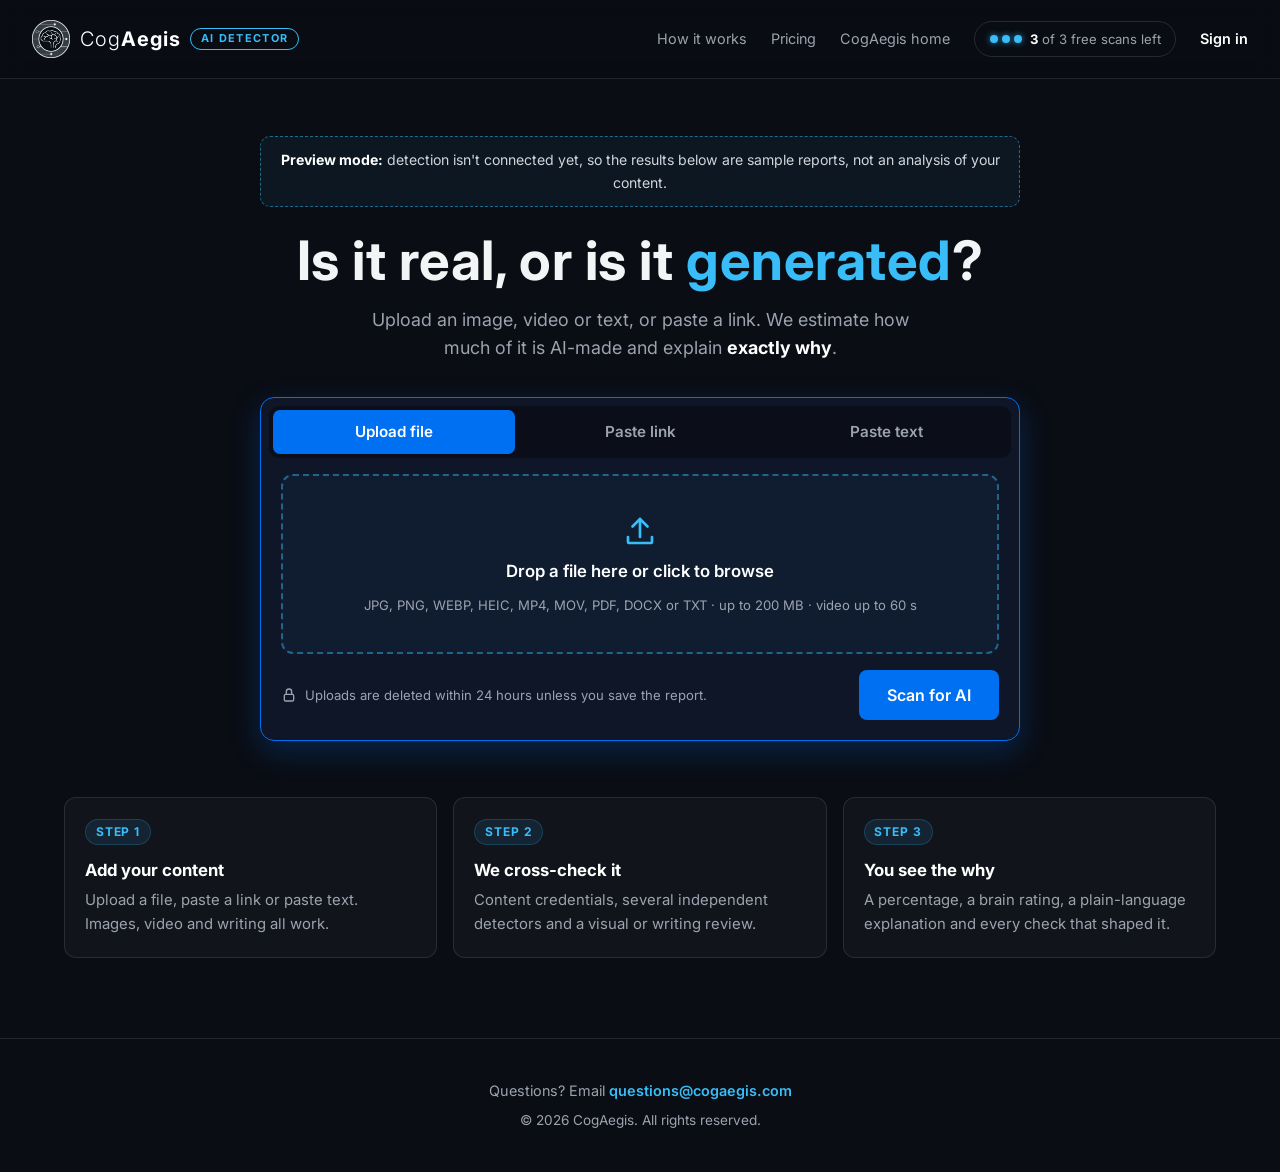
<file: ai-detector/index.html>
<!DOCTYPE html>
<html lang="en-CA">
<head>
  <meta charset="UTF-8">
  <meta name="viewport" content="width=device-width, initial-scale=1.0">
  <title>AI Detector | CogAegis</title>
  <meta name="description" content="Check how much of an image, video or piece of writing is AI-generated. Upload a file or paste a link and get a percentage, a brain rating and a plain-language explanation.">
  <meta name="theme-color" content="#0a0d14">
  <meta property="og:type" content="website">
  <meta property="og:site_name" content="CogAegis">
  <meta property="og:title" content="CogAegis AI Detector">
  <meta property="og:description" content="Is it real, or is it generated? Get a percentage, a brain rating and the reasons why.">
  <link rel="icon" type="image/png" href="images/logo1.png">
  <link rel="apple-touch-icon" href="images/logo1.png">
  <link rel="preconnect" href="https://fonts.googleapis.com">
  <link rel="preconnect" href="https://fonts.gstatic.com" crossorigin>
  <link href="https://fonts.googleapis.com/css2?family=Inter:wght@300;400;600;700&display=swap" rel="stylesheet">
  <link rel="stylesheet" href="css/detector.css">
</head>
<body>

  <header>
    <a href="./" class="logo">
      <img src="images/logo1.png" alt="" class="header-logo-img">
      <span class="logo-text"><span class="logo-cog">Cog</span><span class="logo-aegis">Aegis</span></span>
      <span class="product-tag">AI Detector</span>
    </a>
    <nav aria-label="Main">
      <a href="#how">How it works</a>
      <a href="pricing.html">Pricing</a>
      <a href="https://cogaegis.com/">CogAegis home</a>
      <span class="scan-counter" id="scanCounter" aria-live="polite">
        <span class="scan-dots" aria-hidden="true"><span></span><span></span><span></span></span>
        <span id="scanCounterText"><strong>3</strong> of 3 free scans left</span>
      </span>
      <a href="#" class="nav-strong">Sign in</a>
    </nav>
  </header>

  <main class="detector-main">
    <div class="container">

      <p class="demo-banner" id="demoBanner" hidden>
        <strong class="key-phrase">Preview mode:</strong> detection isn't connected yet, so the results below are sample reports, not an analysis of your content.
      </p>

      <section class="detector-hero">
        <h1>Is it real, or is it <span class="accent">generated</span>?</h1>
        <p>Upload an image, video or text, or paste a link. We estimate how much of it is AI-made and explain <strong class="key-phrase">exactly why</strong>.</p>
      </section>

      <section class="scan-card" aria-label="Scan content">
        <div class="tabs" role="tablist" aria-label="Input type">
          <button class="tab" role="tab" id="tab-upload" aria-controls="panel-upload" aria-selected="true" data-mode="upload">Upload file</button>
          <button class="tab" role="tab" id="tab-link" aria-controls="panel-link" aria-selected="false" data-mode="link" tabindex="-1">Paste link</button>
          <button class="tab" role="tab" id="tab-text" aria-controls="panel-text" aria-selected="false" data-mode="text" tabindex="-1">Paste text</button>
        </div>

        <div class="tab-panel" role="tabpanel" id="panel-upload" aria-labelledby="tab-upload">
          <label class="dropzone" id="dropzone">
            <svg viewBox="0 0 24 24" fill="none" stroke="currentColor" stroke-width="1.8" stroke-linecap="round" stroke-linejoin="round" aria-hidden="true"><path d="M12 16V4"/><path d="M7 9l5-5 5 5"/><path d="M4 16v3a1 1 0 0 0 1 1h14a1 1 0 0 0 1-1v-3"/></svg>
            <span class="dropzone-title" id="dropTitle">Drop a file here or click to browse</span>
            <span class="dropzone-hint">JPG, PNG, WEBP, HEIC, MP4, MOV, PDF, DOCX or TXT · up to 200 MB · video up to 60 s</span>
            <input type="file" id="fileInput" accept="image/*,video/*,.pdf,.doc,.docx,.txt">
          </label>
        </div>

        <div class="tab-panel" role="tabpanel" id="panel-link" aria-labelledby="tab-link" hidden>
          <label class="field-label" for="linkInput">Link to an image, video, post or article</label>
          <input class="field" type="url" id="linkInput" placeholder="https://">
          <p class="field-note">Works with most news sites and public posts. Some platforms block automatic fetching; if so, upload the file instead.</p>
        </div>

        <div class="tab-panel" role="tabpanel" id="panel-text" aria-labelledby="tab-text" hidden>
          <label class="field-label" for="textInput">Paste text</label>
          <textarea class="field" id="textInput" rows="7" placeholder="Paste at least 150 words for a reliable result…"></textarea>
          <p class="field-note" id="wordNote">Minimum 150 words. Longer text gives a more reliable result.</p>
        </div>

        <p class="form-error" id="formError" role="alert"></p>

        <div class="scan-actions">
          <span class="privacy-note">
            <svg viewBox="0 0 24 24" fill="none" stroke="currentColor" stroke-width="2" stroke-linecap="round" stroke-linejoin="round" aria-hidden="true"><rect x="5" y="11" width="14" height="10" rx="2"/><path d="M8 11V7a4 4 0 0 1 8 0v4"/></svg>
            Uploads are deleted within 24 hours unless you save the report.
          </span>
          <button class="btn btn-primary btn-lg" id="scanBtn" type="button">Scan for AI</button>
        </div>
      </section>

      <section class="scanning" id="scanning" aria-live="polite" hidden>
        <svg class="spinner" viewBox="0 0 40 40" fill="none" aria-hidden="true"><circle cx="20" cy="20" r="16" stroke="rgba(255,255,255,0.12)" stroke-width="4"/><path d="M20 4 A16 16 0 0 1 36 20" stroke="#38bdf8" stroke-width="4" stroke-linecap="round"/></svg>
        <div>
          <div class="scanning-title">Analyzing…</div>
          <div class="scanning-steps">Checking content credentials · Running detectors · Writing the analysis</div>
        </div>
      </section>

      <section class="result" id="result" aria-label="Result" hidden>
        <div class="score-card">
          <div class="eyebrow">AI-generated likelihood</div>
          <div class="brain-slot" id="brainSlot"></div>
          <div class="score-pct" id="scorePct">0%</div>
          <div class="stage-pill" id="stagePill"></div>
          <div class="scale" aria-hidden="true">
            <div class="scale-bar"><span></span><span></span><span></span><span></span><span></span></div>
            <div class="scale-track"><span class="scale-marker" id="scaleMarker"></span></div>
            <div class="scale-labels"><span>Certified Organic</span><span>AI Slop</span></div>
          </div>
          <p class="caveat">This is an estimate, not proof. Use it alongside other evidence, never as the only reason to judge someone.</p>
        </div>

        <div class="analysis-card">
          <div class="source-row">
            <div>
              <div class="source-meta" id="sourceMeta"></div>
              <div class="source-name" id="sourceName"></div>
            </div>
            <span class="engine-tag" id="engineTag">Engine v[VERSION] · updated [DATE]</span>
          </div>
          <h2 id="whyHeading">Why we rated it</h2>
          <p class="analysis-summary" id="summary"></p>
          <h3 class="eyebrow">Evidence checked</h3>
          <ul class="evidence" id="evidence"></ul>
          <div class="result-actions">
            <button class="btn btn-primary" id="againBtn" type="button">Scan something else</button>
            <button class="btn btn-ghost" id="saveBtn" type="button">Save report</button>
            <button class="btn btn-ghost" id="reportBtn" type="button">Report a wrong result</button>
          </div>
          <p class="toast" id="toast" aria-live="polite"></p>
        </div>
      </section>

      <section class="how-grid" id="how" aria-label="How it works">
        <div class="how-card">
          <span class="step-number">Step 1</span>
          <h4>Add your content</h4>
          <p>Upload a file, paste a link or paste text. Images, video and writing all work.</p>
        </div>
        <div class="how-card">
          <span class="step-number">Step 2</span>
          <h4>We cross-check it</h4>
          <p>Content credentials, several independent detectors and a visual or writing review.</p>
        </div>
        <div class="how-card">
          <span class="step-number">Step 3</span>
          <h4>You see the why</h4>
          <p>A percentage, a brain rating, a plain-language explanation and every check that shaped it.</p>
        </div>
      </section>

    </div>
  </main>

  <dialog class="cg-dialog" id="paywall" aria-labelledby="paywallTitle">
    <button type="button" class="dialog-close" id="paywallClose" aria-label="Close">&times;</button>
    <div class="dialog-head">
      <div class="brain-slot" id="paywallBrain"></div>
      <div>
        <h2 id="paywallTitle">You've used your 3 free scans</h2>
        <p>Subscribe to keep checking what's real, with full written analysis on every scan.</p>
      </div>
    </div>
    <div class="dialog-plans">
      <div class="plan featured">
        <div class="plan-head"><span class="eyebrow">Pro</span><span class="plan-badge">Most popular</span></div>
        <div class="plan-price">[PRICE] <small>/ month</small></div>
        <ul><li>[N] scans per month</li><li>Images, video and text</li><li>Saved reports and history</li></ul>
      </div>
      <div class="plan">
        <div class="plan-head"><span class="eyebrow">Team</span></div>
        <div class="plan-price">[PRICE] <small>/ seat / month</small></div>
        <ul><li>Shared workspace</li><li>Bulk checks and API</li><li>Usage reports</li></ul>
      </div>
    </div>
    <div class="dialog-actions">
      <a class="btn btn-primary btn-lg" id="subscribeBtn" href="#">Subscribe to Pro</a>
      <button class="btn btn-ghost btn-lg" type="button" id="laterBtn">Maybe later</button>
      <a href="pricing.html">Compare plans</a>
    </div>
  </dialog>

  <footer>
    <p>Questions? Email <a href="mailto:questions@cogaegis.com">questions@cogaegis.com</a></p>
    <p>&copy; 2026 CogAegis. All rights reserved.</p>
  </footer>

  <script src="js/brain.js"></script>
  <script src="js/detector.js"></script>
</body>
</html>
</file>
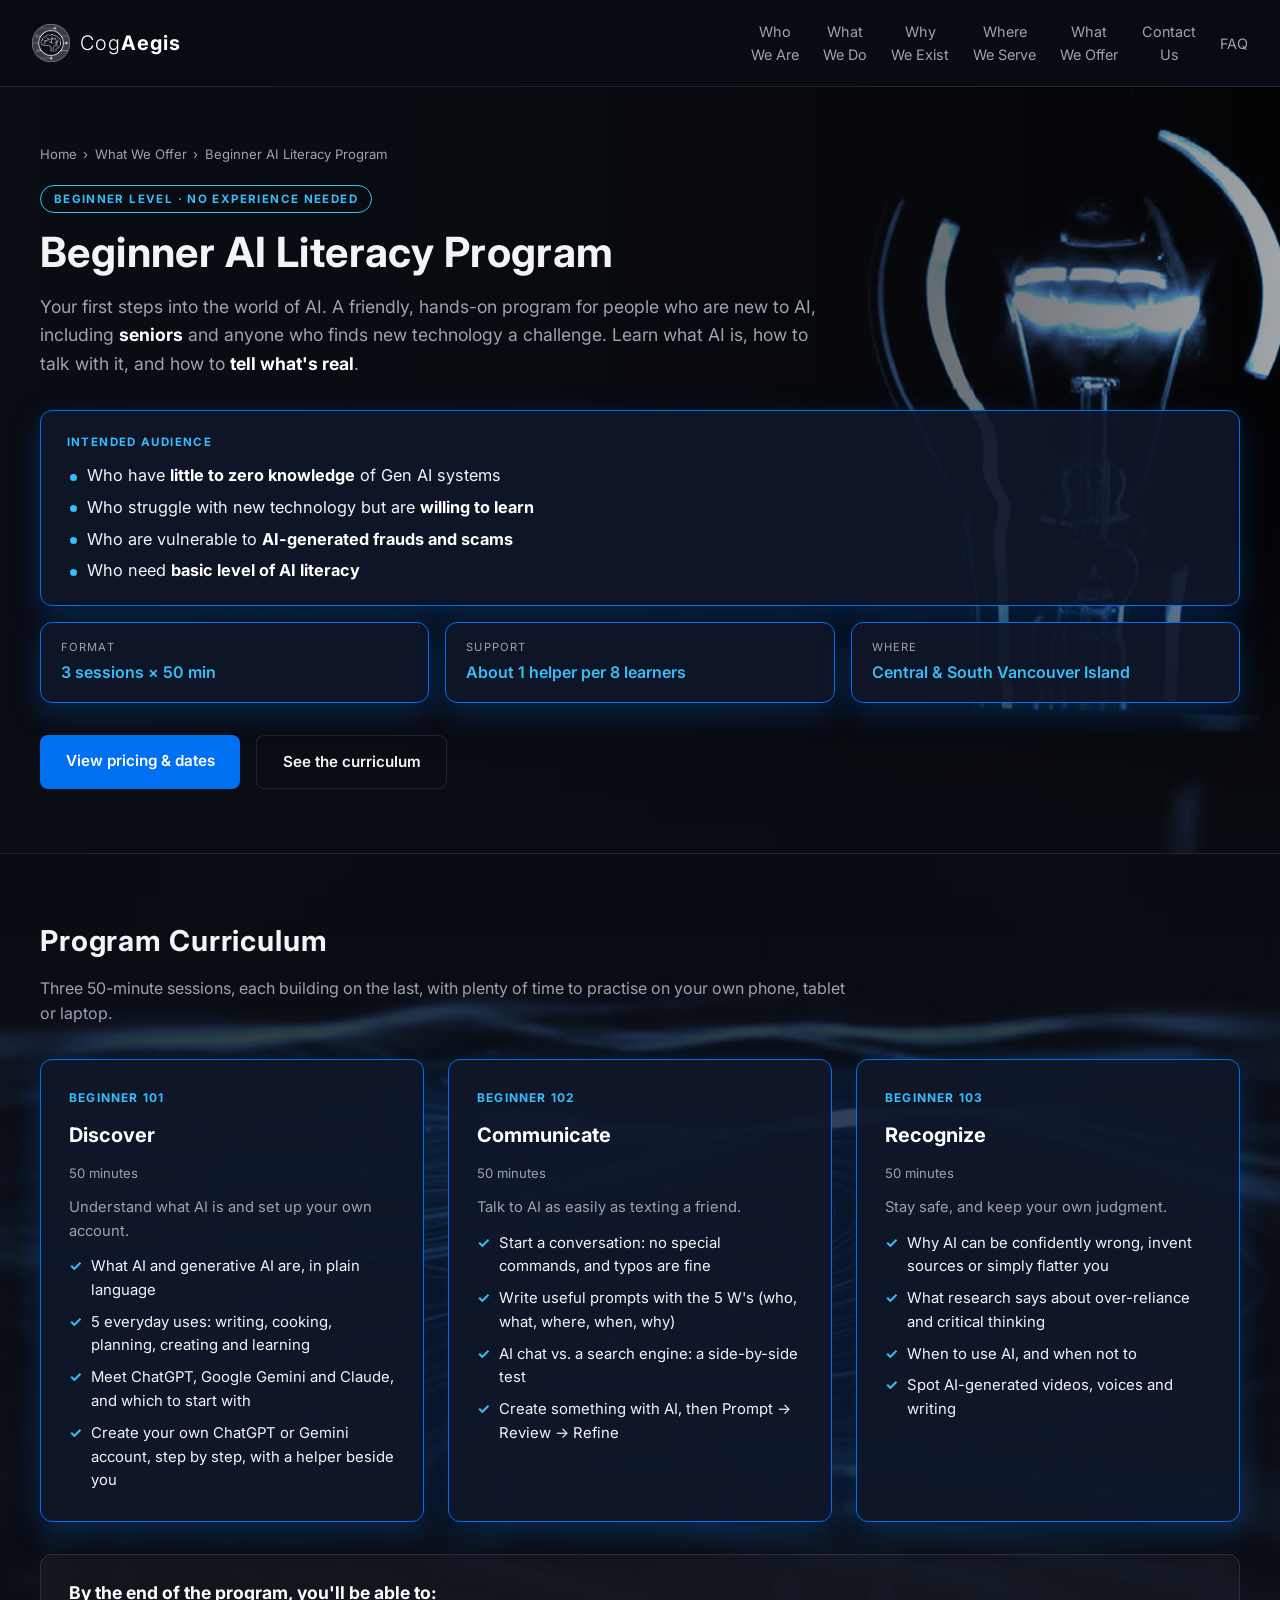
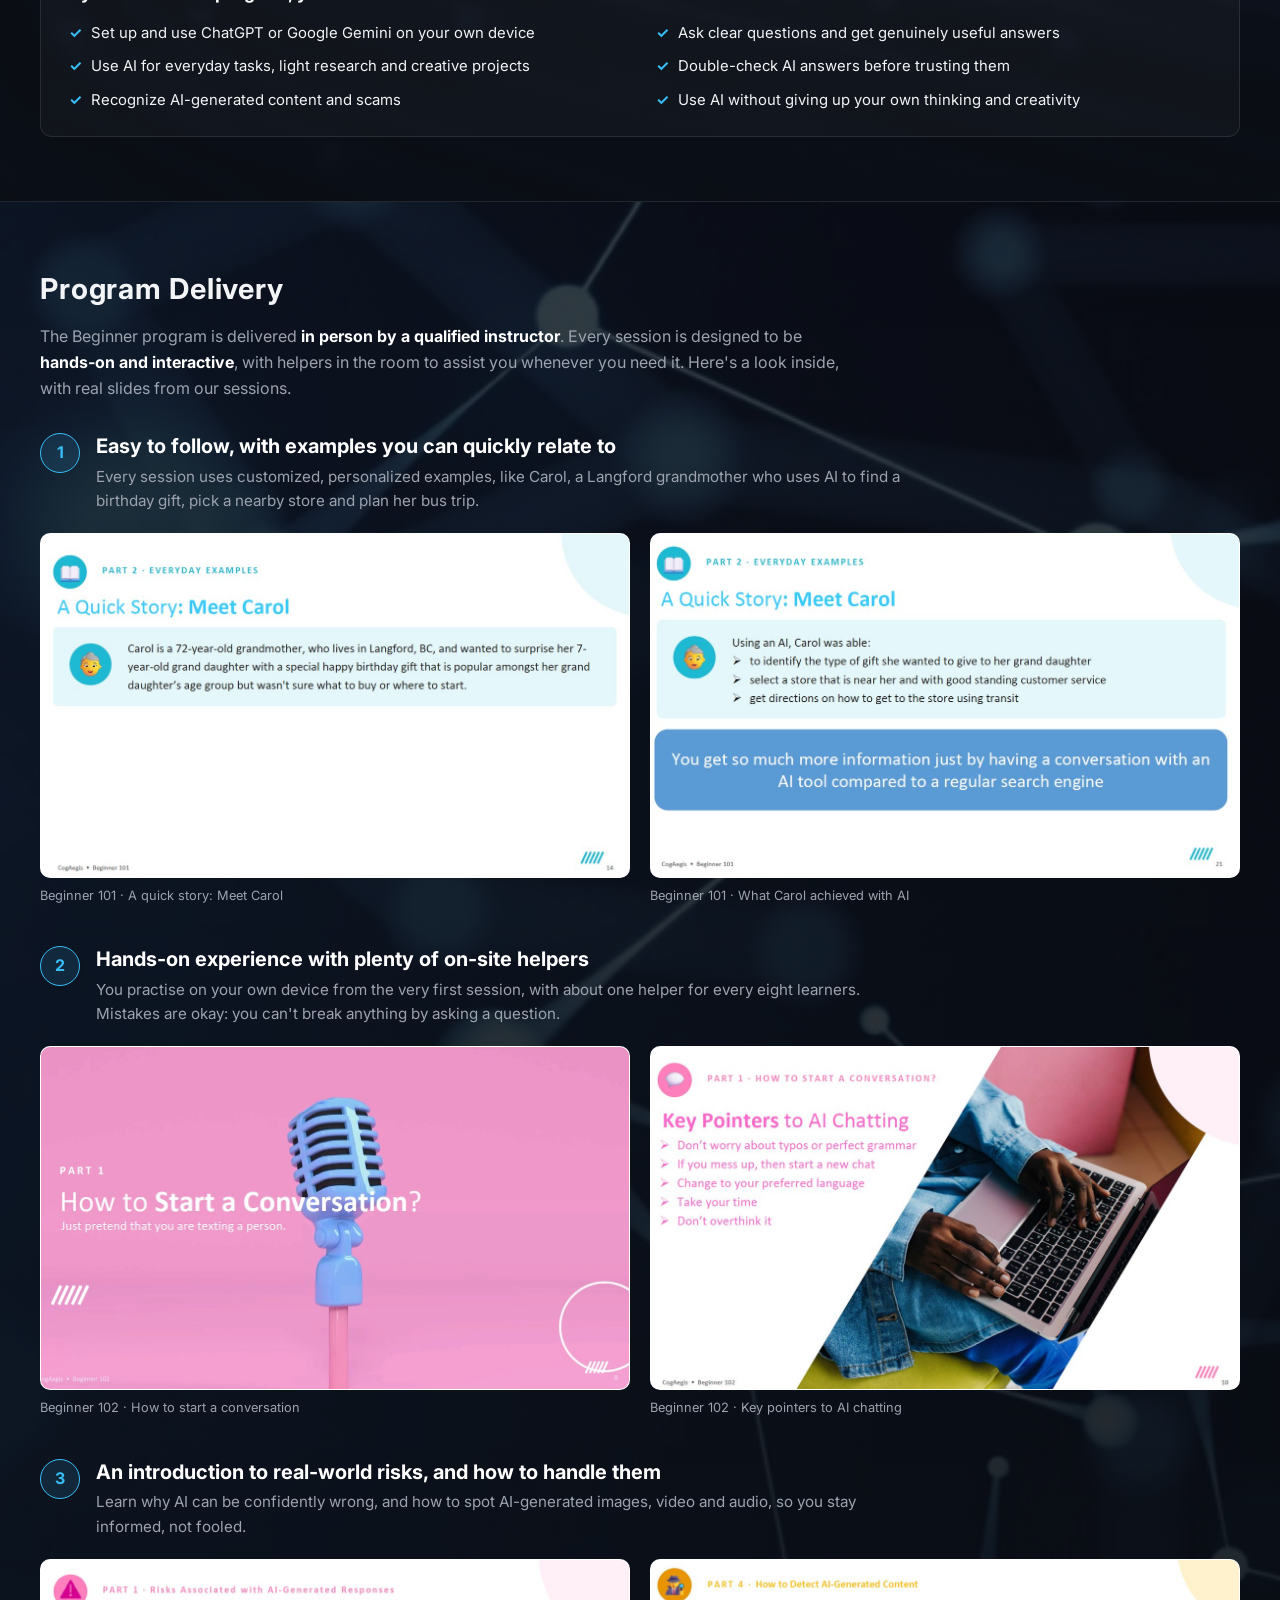
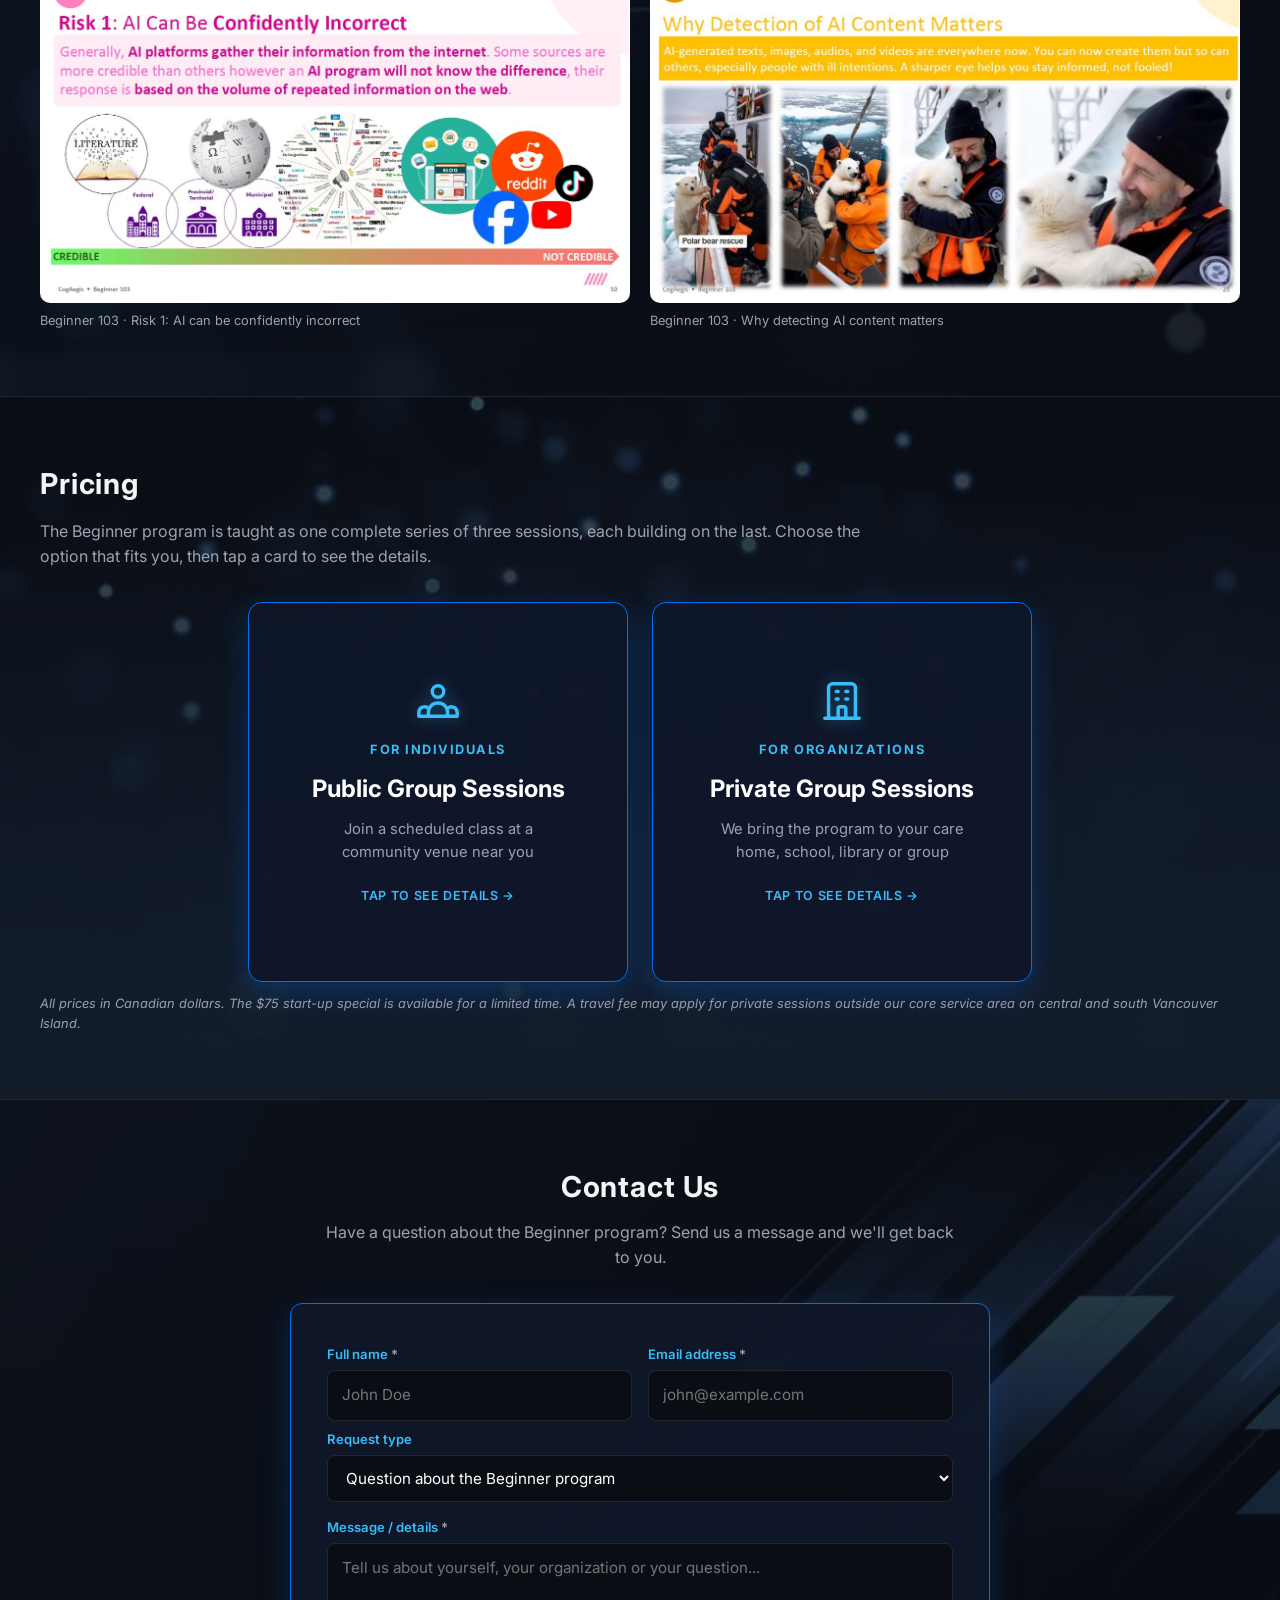
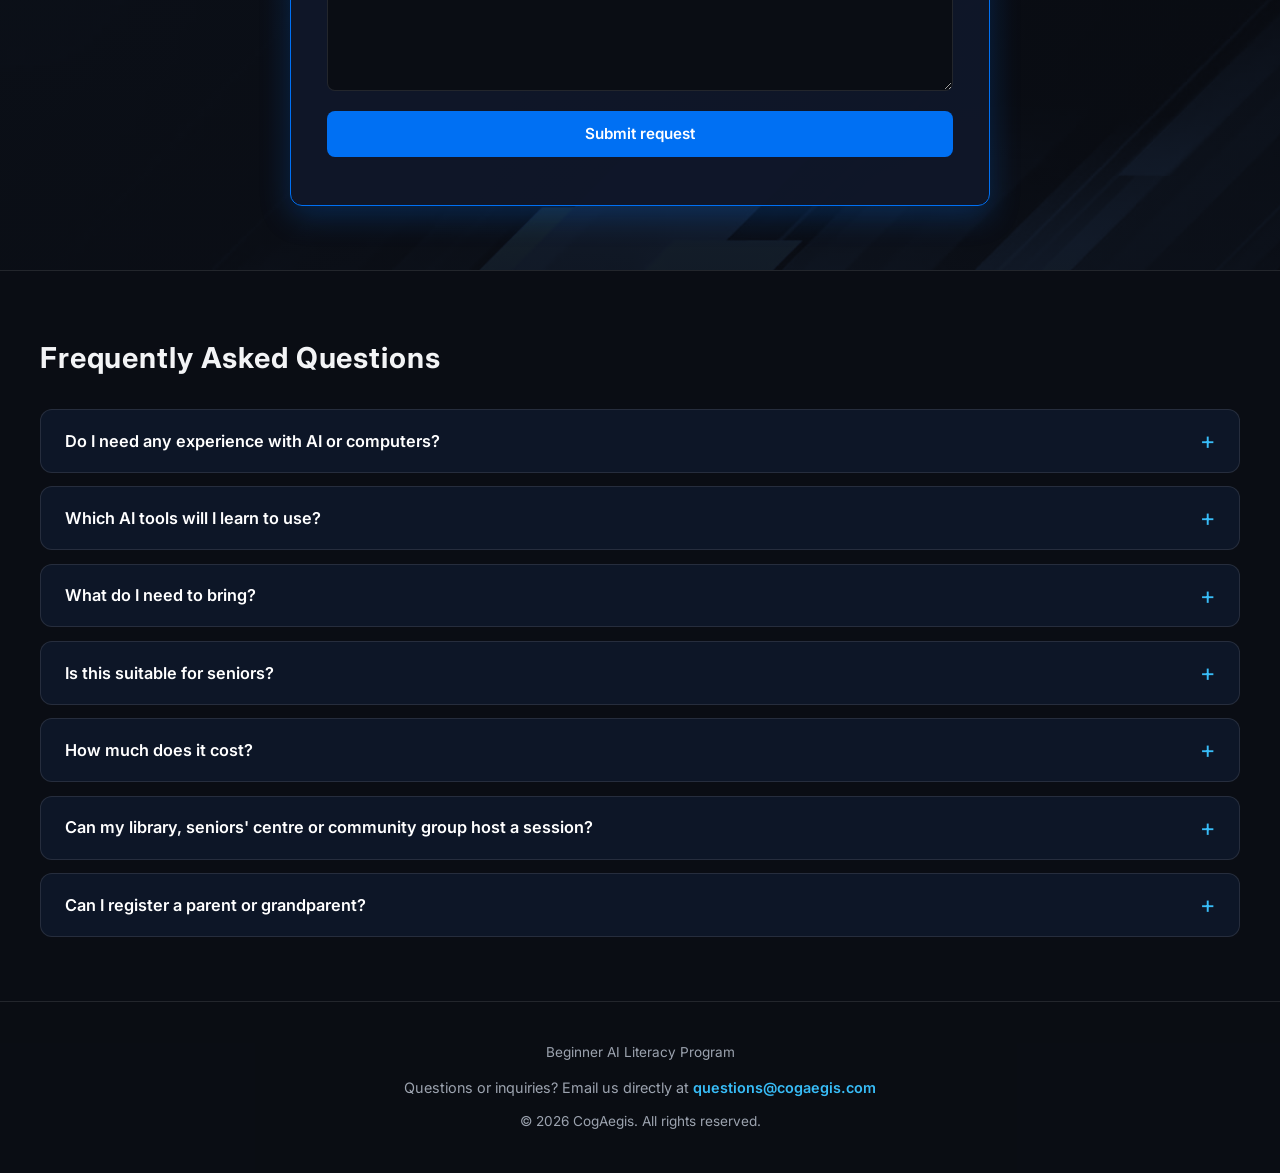
<file: ai-training-beginners.html>
<!DOCTYPE html>
<html lang="en-CA">
<head>
  <meta charset="UTF-8">
  <meta name="viewport" content="width=device-width, initial-scale=1.0">
  <title>Beginner AI Classes on Vancouver Island | CogAegis</title>
  <meta name="description" content="Hands-on beginner AI classes in Victoria, Nanaimo, Duncan and Parksville. Learn ChatGPT and Gemini, write prompts and spot AI scams. Beginner 101 is free.">
  <meta name="robots" content="index, follow, max-image-preview:large">
  <link rel="canonical" href="https://cogaegis.com/ai-training-beginners.html">
  <meta name="theme-color" content="#0a0d14">
  <link rel="icon" type="image/png" href="images/logo1.png">
  <link rel="apple-touch-icon" href="images/logo1.png">
  <meta property="og:type" content="website">
  <meta property="og:site_name" content="CogAegis">
  <meta property="og:locale" content="en_CA">
  <meta property="og:url" content="https://cogaegis.com/ai-training-beginners.html">
  <meta property="og:title" content="Beginner AI Classes on Vancouver Island | CogAegis">
  <meta property="og:description" content="Hands-on beginner AI classes in Victoria, Nanaimo, Duncan and Parksville. Learn ChatGPT and Gemini, write prompts and spot AI scams. Beginner 101 is free.">
  <meta property="og:image" content="https://cogaegis.com/images/og-image.jpg">
  <meta name="twitter:card" content="summary_large_image">
  <link rel="preconnect" href="https://fonts.googleapis.com">
  <link rel="preconnect" href="https://fonts.gstatic.com" crossorigin>
  <link href="https://fonts.googleapis.com/css2?family=Inter:wght@300;400;600;700&display=swap" rel="stylesheet">
  <link rel="stylesheet" href="css/course-pages.css">
  <script type="application/ld+json">
{
  "@context": "https://schema.org",
  "@graph": [
    {
      "@type": "Course",
      "@id": "https://cogaegis.com/ai-training-beginners.html#course",
      "name": "Beginner AI Literacy Program",
      "description": "Hands-on beginner AI classes in Victoria, Nanaimo, Duncan and Parksville. Learn ChatGPT and Gemini, write prompts and spot AI scams. Beginner 101 is free.",
      "url": "https://cogaegis.com/ai-training-beginners.html",
      "provider": {
        "@type": "Organization",
        "@id": "https://cogaegis.com/#organization",
        "name": "CogAegis",
        "url": "https://cogaegis.com/"
      },
      "educationalLevel": "Beginner",
      "inLanguage": "en-CA",
      "teaches": [
        "What generative AI is",
        "How to use ChatGPT and Google Gemini",
        "How to write AI prompts",
        "How to detect AI-generated content",
        "How to avoid AI scams",
        "Using AI without losing critical thinking"
      ],
      "audience": {
        "@type": "EducationalAudience",
        "educationalRole": "Beginners, seniors and people new to technology"
      },
      "hasCourseInstance": {
        "@type": "CourseInstance",
        "courseMode": "Onsite",
        "location": {
          "@type": "Place",
          "name": "Central and south Vancouver Island",
          "address": {
            "@type": "PostalAddress",
            "addressRegion": "BC",
            "addressCountry": "CA"
          }
        },
        "courseWorkload": "PT2H30M"
      },
      "coursePrerequisites": "None",
      "offers": [
        {
          "@type": "Offer",
          "category": "Paid",
          "name": "Beginner AI Literacy Program: public group session, full 3-session series (start-up special)",
          "price": "75",
          "priceCurrency": "CAD"
        }
      ]
    },
    {
      "@type": "BreadcrumbList",
      "itemListElement": [
        {
          "@type": "ListItem",
          "position": 1,
          "name": "Home",
          "item": "https://cogaegis.com/"
        },
        {
          "@type": "ListItem",
          "position": 2,
          "name": "What We Offer",
          "item": "https://cogaegis.com/#offer"
        },
        {
          "@type": "ListItem",
          "position": 3,
          "name": "Beginner AI Literacy Program",
          "item": "https://cogaegis.com/ai-training-beginners.html"
        }
      ]
    },
    {
      "@type": "FAQPage",
      "mainEntity": [
        {
          "@type": "Question",
          "name": "Do I need any experience with AI or computers?",
          "acceptedAnswer": {
            "@type": "Answer",
            "text": "No. The Beginner program is designed for people with little or no experience. If you can use a smartphone, tablet or laptop, you can take part, and there is about one helper for every eight learners."
          }
        },
        {
          "@type": "Question",
          "name": "Which AI tools will I learn to use?",
          "acceptedAnswer": {
            "@type": "Answer",
            "text": "We introduce ChatGPT, Google Gemini and Claude, and help you create your own ChatGPT or Gemini account in Beginner 101. Everything in Beginner 102 works the same way in either one."
          }
        },
        {
          "@type": "Question",
          "name": "What do I need to bring?",
          "acceptedAnswer": {
            "@type": "Answer",
            "text": "Bring one device: a smartphone, tablet or laptop. You'll also need one of the following to sign in to AI tools: an email address (Gmail preferred), a Facebook account, or a mobile phone number."
          }
        },
        {
          "@type": "Question",
          "name": "Is this suitable for seniors?",
          "acceptedAnswer": {
            "@type": "Answer",
            "text": "Yes. Many participants are seniors or people who find new technology challenging. Sessions go at a comfortable pace with everyday examples, and Beginner 103 focuses on spotting AI-generated content and scams."
          }
        },
        {
          "@type": "Question",
          "name": "How much does it cost?",
          "acceptedAnswer": {
            "@type": "Answer",
            "text": "Public group sessions cost $75 per person for the full three-session series, a limited-time start-up special (regular price $99). For private group sessions, contact us for group rates; groups range from 8 to 40 people, and new partners receive one free Beginner 101 demo session."
          }
        },
        {
          "@type": "Question",
          "name": "Can my library, seniors&#39; centre or community group host a session?",
          "acceptedAnswer": {
            "@type": "Answer",
            "text": "Yes. The program is designed to run at community venues with seats, washrooms, electricity and Wi-Fi. New organization partners receive one free Beginner 101 demo session."
          }
        },
        {
          "@type": "Question",
          "name": "Can I register a parent or grandparent?",
          "acceptedAnswer": {
            "@type": "Answer",
            "text": "Yes. You can register on someone else's behalf. When you reserve a seat, enter their name and your email address, and we'll send the details to you."
          }
        }
      ]
    }
  ]
}
  </script>
</head>
<body>
  <header>
    <a href="index.html" class="logo"><img src="images/logo1.png" alt="" class="header-logo-img"><span class="logo-text"><span class="logo-cog">Cog</span><span class="logo-aegis">Aegis</span></span></a>
    <nav>
      <a href="index.html#who">Who<br>We Are</a>
      <a href="index.html#what">What<br>We Do</a>
      <a href="index.html#why">Why<br>We Exist</a>
      <a href="index.html#where">Where<br>We Serve</a>
      <a href="index.html#offer">What<br>We Offer</a>
      <a href="index.html#contact">Contact<br>Us</a>
      <a href="index.html#faq">FAQ</a>
    </nav>
  </header>

  <main>
    <!-- Page hero -->
    <section class="course-hero has-video-bg">
      <div class="section-bg" aria-hidden="true">
        <video class="bg-video video-tint" autoplay muted loop playsinline preload="metadata" poster="images/background6-poster.jpg">
          <source src="images/background6-web.mp4" type="video/mp4">
        </video>
        <div class="bg-overlay overlay-hero"></div>
      </div>
      <div class="container">
        <nav class="breadcrumb" aria-label="Breadcrumb"><a href="index.html">Home</a><span>›</span><a href="index.html#offer">What We Offer</a><span>›</span>Beginner AI Literacy Program</nav>
        <span class="level-tag">Beginner Level · No Experience Needed</span>
        <h1>Beginner AI Literacy Program</h1>
        <p class="course-lead">Your first steps into the world of AI. A friendly, hands-on program for people who are new to AI, including <strong class="key-phrase">seniors</strong> and anyone who finds new technology a challenge. Learn what AI is, how to talk with it, and how to <strong class="key-phrase">tell what&#39;s real</strong>.</p>

        <div class="audience-box">
          <h2 class="audience-title">Intended Audience</h2>
          
          <ul class="audience-list">
            <li>Who have <strong>little to zero knowledge</strong> of Gen AI systems</li>
            <li>Who struggle with new technology but are <strong>willing to learn</strong></li>
            <li>Who are vulnerable to <strong>AI-generated frauds and scams</strong></li>
            <li>Who need <strong>basic level of AI literacy</strong></li>
          </ul>
        </div>
        <div class="facts facts-3">
        <div class="fact highlight"><div class="fact-label">Format</div><div class="fact-value">3 sessions × 50 min</div></div>
        <div class="fact highlight"><div class="fact-label">Support</div><div class="fact-value">About 1 helper per 8 learners</div></div>
        <div class="fact highlight"><div class="fact-label">Where</div><div class="fact-value">Central &amp; South Vancouver Island</div></div>
        </div>
        <div class="hero-actions">
          <a class="btn btn-primary" href="#pricing">View pricing &amp; dates</a>
          <a class="btn btn-ghost" href="#curriculum">See the curriculum</a>
        </div>
      </div>
    </section>

    <!-- Curriculum -->
    <section id="curriculum" class="course-section  has-video-bg">
      <div class="section-bg" aria-hidden="true">
        <video class="bg-video video-tint" autoplay muted loop playsinline preload="metadata" poster="images/background1-poster.jpg">
          <source src="images/background1-web.mp4" type="video/mp4">
        </video>
        <div class="bg-overlay "></div>
      </div>

      <div class="container">
        <h2>Program Curriculum</h2>
        <p class="section-intro">Three 50-minute sessions, each building on the last, with plenty of time to practise on your own phone, tablet or laptop.</p>
        <div class="session-grid">
        <article class="session-card">
          <span class="session-code">Beginner 101</span>
          <h3>Discover</h3>
          <span class="session-meta">50 minutes</span>
          <p>Understand what AI is and set up your own account.</p>
          <ul class="check-list">
            <li>What AI and generative AI are, in plain language</li>
            <li>5 everyday uses: writing, cooking, planning, creating and learning</li>
            <li>Meet ChatGPT, Google Gemini and Claude, and which to start with</li>
            <li>Create your own ChatGPT or Gemini account, step by step, with a helper beside you</li>
          </ul>
        </article>
        <article class="session-card">
          <span class="session-code">Beginner 102</span>
          <h3>Communicate</h3>
          <span class="session-meta">50 minutes</span>
          <p>Talk to AI as easily as texting a friend.</p>
          <ul class="check-list">
            <li>Start a conversation: no special commands, and typos are fine</li>
            <li>Write useful prompts with the 5 W&#39;s (who, what, where, when, why)</li>
            <li>AI chat vs. a search engine: a side-by-side test</li>
            <li>Create something with AI, then Prompt → Review → Refine</li>
          </ul>
        </article>
        <article class="session-card">
          <span class="session-code">Beginner 103</span>
          <h3>Recognize</h3>
          <span class="session-meta">50 minutes</span>
          <p>Stay safe, and keep your own judgment.</p>
          <ul class="check-list">
            <li>Why AI can be confidently wrong, invent sources or simply flatter you</li>
            <li>What research says about over-reliance and critical thinking</li>
            <li>When to use AI, and when not to</li>
            <li>Spot AI-generated videos, voices and writing</li>
          </ul>
        </article>
        </div>
        <div class="outcomes">
          <h3>By the end of the program, you&#39;ll be able to:</h3>
          <ul class="check-list">
            <li>Set up and use ChatGPT or Google Gemini on your own device</li>
            <li>Ask clear questions and get genuinely useful answers</li>
            <li>Use AI for everyday tasks, light research and creative projects</li>
            <li>Double-check AI answers before trusting them</li>
            <li>Recognize AI-generated content and scams</li>
            <li>Use AI without giving up your own thinking and creativity</li>
          </ul>
        </div>
      </div>
    </section>

    <!-- Program delivery style -->
    <section class="course-section bg-darkblue">
      <div class="container">
        
        <h2>Program Delivery</h2>
        <p class="section-intro">The Beginner program is delivered <strong class="key-phrase">in person by a qualified instructor</strong>. Every session is designed to be <strong class="key-phrase">hands-on and interactive</strong>, with helpers in the room to assist you whenever you need it. Here&#39;s a look inside, with real slides from our sessions.</p>
        <div class="delivery-list">
        <div class="delivery-item">
          <div class="delivery-head">
            <span class="delivery-num">1</span>
            <div>
              <h3>Easy to follow, with examples you can quickly relate to</h3>
              <p>Every session uses customized, personalized examples, like Carol, a Langford grandmother who uses AI to find a birthday gift, pick a nearby store and plan her bus trip.</p>
            </div>
          </div>
          <div class="delivery-slides">
            <figure class="slide">
              <img src="images/beg1-web.jpg" alt="Beginner 101 slide introducing Carol, a 72-year-old grandmother in Langford looking for a birthday gift" loading="lazy" width="1200" height="700">
              <figcaption>Beginner 101 · A quick story: Meet Carol</figcaption>
            </figure>
            <figure class="slide">
              <img src="images/beg2-web.jpg" alt="Beginner 101 slide listing how AI helped Carol choose a gift, a store and transit directions" loading="lazy" width="1200" height="700">
              <figcaption>Beginner 101 · What Carol achieved with AI</figcaption>
            </figure>
          </div>
        </div>
        <div class="delivery-item">
          <div class="delivery-head">
            <span class="delivery-num">2</span>
            <div>
              <h3>Hands-on experience with plenty of on-site helpers</h3>
              <p>You practise on your own device from the very first session, with about one helper for every eight learners. Mistakes are okay: you can&#39;t break anything by asking a question.</p>
            </div>
          </div>
          <div class="delivery-slides">
            <figure class="slide">
              <img src="images/beg3-web.jpg" alt="Beginner 102 slide: How to start a conversation, just pretend you are texting a person" loading="lazy" width="1200" height="700">
              <figcaption>Beginner 102 · How to start a conversation</figcaption>
            </figure>
            <figure class="slide">
              <img src="images/beg4-web.jpg" alt="Beginner 102 slide with key pointers to AI chatting, such as not worrying about typos and taking your time" loading="lazy" width="1200" height="700">
              <figcaption>Beginner 102 · Key pointers to AI chatting</figcaption>
            </figure>
          </div>
        </div>
        <div class="delivery-item">
          <div class="delivery-head">
            <span class="delivery-num">3</span>
            <div>
              <h3>An introduction to real-world risks, and how to handle them</h3>
              <p>Learn why AI can be confidently wrong, and how to spot AI-generated images, video and audio, so you stay informed, not fooled.</p>
            </div>
          </div>
          <div class="delivery-slides">
            <figure class="slide">
              <img src="images/beg5-web.jpg" alt="Beginner 103 slide showing a scale of information sources from credible to not credible" loading="lazy" width="1200" height="700">
              <figcaption>Beginner 103 · Risk 1: AI can be confidently incorrect</figcaption>
            </figure>
            <figure class="slide">
              <img src="images/beg6-web.jpg" alt="Beginner 103 slide with AI-generated images of a polar bear rescue used as a detection example" loading="lazy" width="1200" height="700">
              <figcaption>Beginner 103 · Why detecting AI content matters</figcaption>
            </figure>
          </div>
        </div>
        </div>
      </div>
    </section>
    <!-- Pricing -->
    <section id="pricing" class="course-section has-video-bg">
      <div class="section-bg" aria-hidden="true">
        <video class="bg-video video-tint" autoplay muted loop playsinline preload="metadata" poster="images/background3-poster.jpg">
          <source src="images/background3-web.mp4" type="video/mp4">
        </video>
        <div class="bg-overlay "></div>
      </div>
      <div class="container">
        <h2>Pricing</h2>
        <p class="section-intro">The Beginner program is taught as one complete series of three sessions, each building on the last. Choose the option that fits you, then tap a card to see the details.</p>
        <div class="price-grid price-flip-grid">
        <div class="price-flip">
          <div class="price-flip-inner">
            <button type="button" class="price-face price-front" aria-expanded="false">
              <svg class="price-icon" fill="none" stroke="currentColor" viewBox="0 0 24 24" aria-hidden="true"><path stroke-linecap="round" stroke-linejoin="round" stroke-width="1.8" d="M17 20h5v-2a3 3 0 00-5.356-1.857M17 20H7m10 0v-2c0-.656-.126-1.283-.356-1.857M7 20H2v-2a3 3 0 015.356-1.857M7 20v-2c0-.656.126-1.283.356-1.857m0 0a5.002 5.002 0 019.288 0M15 7a3 3 0 11-6 0 3 3 0 016 0z"/></svg>
              <span class="price-audience">For Individuals</span>
              <span class="price-front-title">Public Group Sessions</span>
              <span class="price-front-sub">Join a scheduled class at a community venue near you</span>
              <span class="price-front-hint">Tap to see details →</span>
            </button>
            <div class="price-face price-back">
              <span class="price-audience">For Individuals</span>
              <h3>Public Group Sessions</h3>
          <div class="price-total">
            <span class="price-total-label">3-Session Beginner Program</span>
            <span class="price-total-value"><del aria-label="Regular price $99">$99</del> <strong>$75</strong><small>/person</small></span>
            <span class="price-special">Start-up special · limited time only</span>
          </div>
              <ul class="check-list">
            <li>Held at community venues; see cities and dates</li>
            <li>Sessions run with at least 10 registrations; if the minimum isn&#39;t met, we postpone and refund you in full</li>
            <li>Registering for a parent or grandparent? You can book on their behalf</li>
          </ul>
              <span class="price-back-hint">Tap anywhere to close</span>
              <div class="price-actions">
                <button type="button" class="btn btn-primary" data-open="schedule-dialog">See sessions &amp; reserve</button>
              </div>
            </div>
          </div>
        </div>
        <div class="price-flip">
          <div class="price-flip-inner">
            <button type="button" class="price-face price-front" aria-expanded="false">
              <svg class="price-icon" fill="none" stroke="currentColor" viewBox="0 0 24 24" aria-hidden="true"><path stroke-linecap="round" stroke-linejoin="round" stroke-width="1.8" d="M19 21V5a2 2 0 00-2-2H7a2 2 0 00-2 2v16m14 0h2m-2 0h-5m-9 0H3m2 0h5M9 7h1m-1 4h1m4-4h1m-1 4h1m-5 10v-5a1 1 0 011-1h2a1 1 0 011 1v5m-4 0h4"/></svg>
              <span class="price-audience">For Organizations</span>
              <span class="price-front-title">Private Group Sessions</span>
              <span class="price-front-sub">We bring the program to your care home, school, library or group</span>
              <span class="price-front-hint">Tap to see details →</span>
            </button>
            <div class="price-face price-back">
              <span class="price-audience">For Organizations</span>
              <h3>Private Group Sessions</h3>
          <ul class="price-list">
            <li class="stacked"><span>3-Session Beginner Program Price</span><strong>Contact us for group rates</strong></li>
            <li><span>Minimum booking</span><strong>8 people</strong></li>
            <li><span>Maximum group size</span><strong>40 people</strong></li>
          </ul>
              <ul class="check-list">
            <li>New partners receive one free Beginner 101 demo session</li>
            <li>All three sessions can also be delivered in three separate visits or one half-day visit</li>
            <li>Ask about repeat-booking discounts</li>
          </ul>
              <span class="price-back-hint">Tap anywhere to close</span>
              <div class="price-actions">
                <button type="button" class="btn btn-primary" data-open="demo-dialog">Book a free demo</button>
              </div>
            </div>
          </div>
        </div>
        </div>
        <p class="note">All prices in Canadian dollars. The $75 start-up special is available for a limited time. A travel fee may apply for private sessions outside our core service area on central and south Vancouver Island.</p>
      </div>
    </section>



    <!-- Contact -->
    <section id="contact" class="course-section contact-section has-video-bg">
      <div class="section-bg" aria-hidden="true">
        <video class="bg-video video-tint video-invert" autoplay muted loop playsinline preload="metadata" poster="images/background5-poster.jpg">
          <source src="images/background5-web.mp4" type="video/mp4">
        </video>
        <div class="bg-overlay "></div>
      </div>
      <div class="container">
        <h2 class="contact-title">Contact Us</h2>
        <p class="contact-intro">Have a question about the Beginner program? Send us a message and we&#39;ll get back to you.</p>
        <div class="contact-card">
          <form class="cg-form" action="https://formspree.io/f/mgaeylrk" method="POST" data-ajax data-success="<strong>Thank you! Your message has been sent.</strong><br>We&#39;ll get back to you within two business days.">
            <input type="hidden" name="_subject" value="Beginner program inquiry">
            <input type="hidden" name="form_type" value="Beginner page contact">
            <div class="form-row">
              <div><label for="c-name">Full name <span aria-hidden="true">*</span></label>
              <input type="text" id="c-name" name="name" autocomplete="name" placeholder="John Doe" required></div>
              <div><label for="c-email">Email address <span aria-hidden="true">*</span></label>
              <input type="email" id="c-email" name="email" autocomplete="email" placeholder="john@example.com" required></div>
            </div>
            <label for="c-type">Request type</label>
            <select id="c-type" name="request_type"><option>Question about the Beginner program</option><option>Public group session registration</option><option>Private group session for my organization</option><option>Request for complimentary 30min consultation</option><option>General inquiry</option></select>
            <label for="c-msg">Message / details <span aria-hidden="true">*</span></label>
            <textarea id="c-msg" name="message" rows="5" placeholder="Tell us about yourself, your organization or your question..." required></textarea>
            <input type="text" name="_gotcha" style="display:none" tabindex="-1" autocomplete="off">
            <button type="submit" class="btn btn-primary">Submit request</button>
            <p class="form-status" role="status" aria-live="polite"></p>
          </form>
        </div>
      </div>
    </section>

    <!-- Page FAQ -->
    <section class="course-section">
      <div class="container">
        <h2>Frequently Asked Questions</h2>
        <div class="faq-list">
        <details class="faq-item">
          <summary><h3>Do I need any experience with AI or computers?</h3></summary>
          <p>No. The Beginner program is designed for people with little or no experience. If you can use a smartphone, tablet or laptop, you can take part, and there is about one helper for every eight learners.</p>
        </details>
        <details class="faq-item">
          <summary><h3>Which AI tools will I learn to use?</h3></summary>
          <p>We introduce <strong>ChatGPT</strong>, <strong>Google Gemini</strong> and <strong>Claude</strong>, and help you create your own ChatGPT or Gemini account in Beginner 101. Everything in Beginner 102 works the same way in either one.</p>
        </details>
        <details class="faq-item">
          <summary><h3>What do I need to bring?</h3></summary>
          <p>Bring one device: a smartphone, tablet or laptop. You&#39;ll also need one of the following to sign in to AI tools: an email address (Gmail preferred), a Facebook account, or a mobile phone number.</p>
        </details>
        <details class="faq-item">
          <summary><h3>Is this suitable for seniors?</h3></summary>
          <p>Yes. Many participants are seniors or people who find new technology challenging. Sessions go at a comfortable pace with everyday examples, and Beginner 103 focuses on spotting AI-generated content and scams.</p>
        </details>
        <details class="faq-item">
          <summary><h3>How much does it cost?</h3></summary>
          <p>Public group sessions cost $75 per person for the full three-session series, a limited-time start-up special (regular price $99). For private group sessions, contact us for group rates; groups range from 8 to 40 people, and new partners receive one free Beginner 101 demo session.</p>
        </details>
        <details class="faq-item">
          <summary><h3>Can my library, seniors&#39; centre or community group host a session?</h3></summary>
          <p>Yes. The program is designed to run at community venues with seats, washrooms, electricity and Wi-Fi. New organization partners receive one free Beginner 101 demo session.</p>
        </details>
        <details class="faq-item">
          <summary><h3>Can I register a parent or grandparent?</h3></summary>
          <p>Yes. You can register on someone else&#39;s behalf. When you reserve a seat, enter their name and your email address, and we&#39;ll send the details to you.</p>
        </details>
        </div>
      </div>
    </section>
  </main>

  <footer>
    <div class="footer-inner">
      <nav class="footer-links" aria-label="Programs">
        <a href="ai-training-beginners.html">Beginner AI Literacy Program</a>
      </nav>
      <p>Questions or inquiries? Email us directly at <a href="mailto:questions@cogaegis.com">questions@cogaegis.com</a></p>
      <p style="font-size:0.85rem;">&copy; 2026 CogAegis. All rights reserved.</p>
    </div>
  </footer>
  <!-- Pop-up 1: public session schedule -->
  <dialog id="schedule-dialog" class="cg-dialog" aria-labelledby="schedule-title">
    <button type="button" class="dialog-close" data-close aria-label="Close">&times;</button>
    <h2 id="schedule-title">Public Group Sessions</h2>
    <p class="dialog-sub">Beginner AI Literacy Program · 101, 102 &amp; 103 · <del>$99</del> <strong>$75</strong> start-up special</p>
    <table class="schedule">
      <thead><tr><th>City</th><th>Venue</th><th>Date</th><th>Time</th><th><span class="sr-only">Reserve</span></th></tr></thead>
      <tbody>
            <tr>
              <td data-label="City">Langford</td><td data-label="Venue">TBA</td><td data-label="Date">TBA</td><td data-label="Time">TBA</td>
              <td><button type="button" class="btn btn-primary btn-sm" data-reserve="Langford · TBA · TBA · TBA">Reserve a seat</button></td>
            </tr>
            <tr>
              <td data-label="City">Colwood</td><td data-label="Venue">TBA</td><td data-label="Date">TBA</td><td data-label="Time">TBA</td>
              <td><button type="button" class="btn btn-primary btn-sm" data-reserve="Colwood · TBA · TBA · TBA">Reserve a seat</button></td>
            </tr>
            <tr>
              <td data-label="City">Uptown (Saanich)</td><td data-label="Venue">TBA</td><td data-label="Date">TBA</td><td data-label="Time">TBA</td>
              <td><button type="button" class="btn btn-primary btn-sm" data-reserve="Uptown (Saanich) · TBA · TBA · TBA">Reserve a seat</button></td>
            </tr>
      </tbody>
    </table>
    <p class="note">Venues and dates are being finalized. Reserve now to hold your spot, and we&#39;ll email you as soon as your session is confirmed.</p>
  </dialog>

  <!-- Pop-up 2: seat reservation form -->
  <dialog id="reserve-dialog" class="cg-dialog" aria-labelledby="reserve-title">
    <button type="button" class="dialog-close" data-close aria-label="Close">&times;</button>
    <h2 id="reserve-title">Reserve a Seat</h2>
    <p class="dialog-sub" id="reserve-session-label"></p>
    <form id="reserve-form" class="cg-form" action="https://formspree.io/f/mgaeylrk" method="POST" data-ajax>
      <input type="hidden" name="_subject" value="Seat reservation: Beginner public group session">
      <input type="hidden" name="form_type" value="Public seat reservation">
      <input type="hidden" name="session" id="reserve-session">
      <label for="res-name">Full name <span aria-hidden="true">*</span></label>
      <input type="text" id="res-name" name="name" autocomplete="name" required>
      <label for="res-email">Email address <span aria-hidden="true">*</span></label>
      <input type="email" id="res-email" name="email" autocomplete="email" required>
      <div class="payment-box">
        <h3>Payment · <del>$99</del> $75 per person</h3>
        <p id="payment-msg">Secure online payment is coming soon. Once your session&#39;s date and venue are confirmed, we&#39;ll email you a secure payment link to confirm your seat. <strong>No payment is taken today.</strong></p>
      </div>
      <input type="text" name="_gotcha" style="display:none" tabindex="-1" autocomplete="off">
      <button type="submit" class="btn btn-primary" id="reserve-submit">Reserve my seat</button>
      <p class="form-status" role="status" aria-live="polite"></p>
    </form>
  </dialog>

  <!-- Pop-up 3: free demo request for organizations -->
  <dialog id="demo-dialog" class="cg-dialog" aria-labelledby="demo-title">
    <button type="button" class="dialog-close" data-close aria-label="Close">&times;</button>
    <h2 id="demo-title">Book a Free Demo Session</h2>
    <p class="dialog-sub">New partners receive one free Beginner 101 demo session. Tell us about your group and we&#39;ll be in touch.</p>
    <form class="cg-form" action="https://formspree.io/f/mgaeylrk" method="POST" data-ajax>
      <input type="hidden" name="_subject" value="Free demo request: Beginner program">
      <input type="hidden" name="form_type" value="Organization demo request">
      <label for="demo-org">Organization name <span aria-hidden="true">*</span></label>
      <input type="text" id="demo-org" name="organization" autocomplete="organization" required>
      <div class="form-row">
        <div><label for="demo-name">Contact name <span aria-hidden="true">*</span></label>
        <input type="text" id="demo-name" name="name" autocomplete="name" required></div>
        <div><label for="demo-email">Email address <span aria-hidden="true">*</span></label>
        <input type="email" id="demo-email" name="email" autocomplete="email" required></div>
      </div>
      <div class="form-row">
        <div><label for="demo-type">Type of organization</label>
        <select id="demo-type" name="organization_type">
          <option>Care home or seniors&#39; residence</option><option>School, college or university</option><option>Library</option>
          <option>Community group or association</option><option>Business or non-profit</option><option>Other</option>
        </select></div>
        <div><label for="demo-size">Estimated group size <span aria-hidden="true">*</span></label>
        <input type="number" id="demo-size" name="group_size" min="8" max="40" placeholder="8 to 40" required></div>
      </div>
      <div class="form-row">
        <div><label for="demo-city">City <span aria-hidden="true">*</span></label>
        <input type="text" id="demo-city" name="city" autocomplete="address-level2" required></div>
        <div><label for="demo-format">Preferred format</label>
        <select id="demo-format" name="preferred_format">
          <option>Three separate visits</option><option>One half-day visit</option><option>Not sure yet</option>
        </select></div>
      </div>
      <label for="demo-msg">Anything else we should know?</label>
      <textarea id="demo-msg" name="message" rows="3"></textarea>
      <input type="text" name="_gotcha" style="display:none" tabindex="-1" autocomplete="off">
      <button type="submit" class="btn btn-primary">Request my free demo</button>
      <p class="form-status" role="status" aria-live="polite"></p>
    </form>
  </dialog>

  <script src="js/course-pages.js" defer></script>
</body>
</html>
</file>
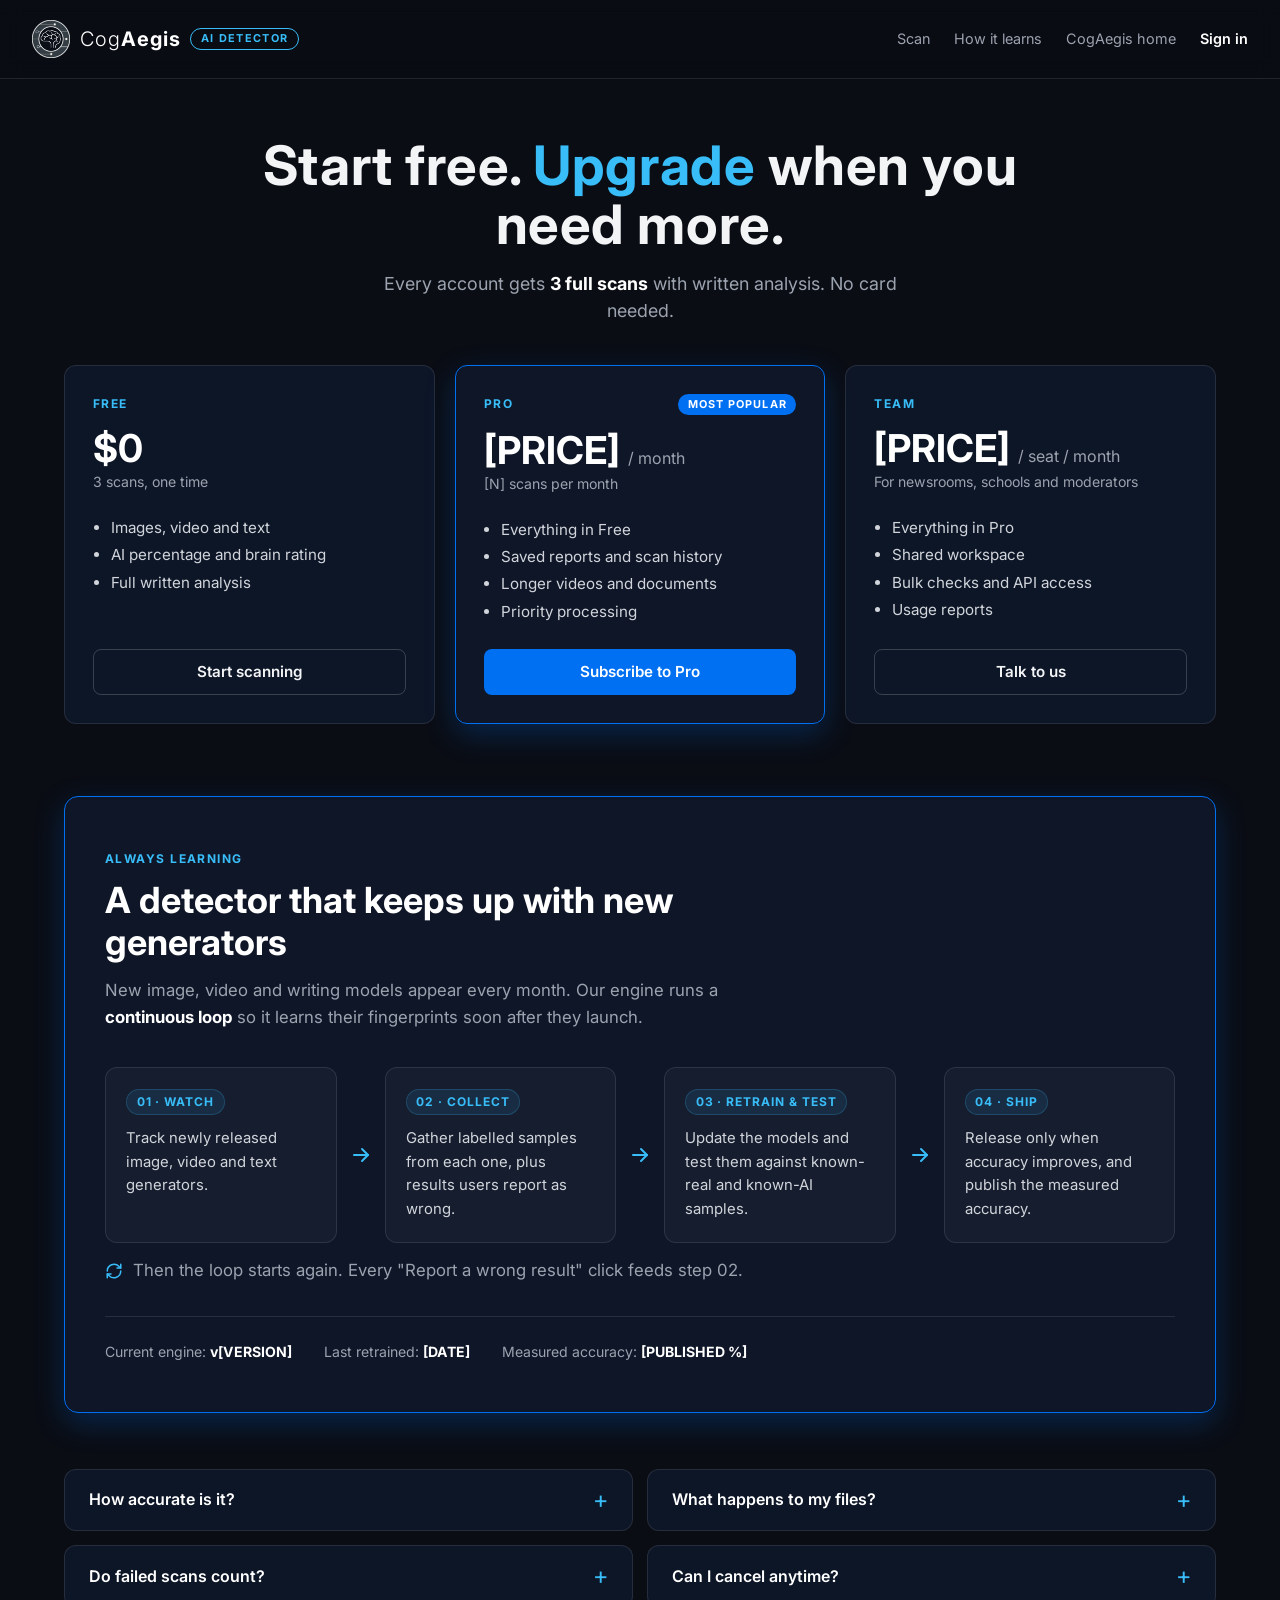
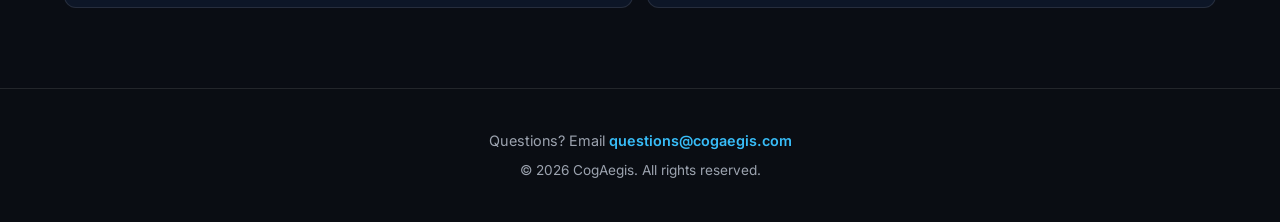
<file: ai-detector/pricing.html>
<!DOCTYPE html>
<html lang="en-CA">
<head>
  <meta charset="UTF-8">
  <meta name="viewport" content="width=device-width, initial-scale=1.0">
  <title>Pricing | CogAegis AI Detector</title>
  <meta name="description" content="Start with 3 free AI-detection scans, then upgrade to Pro or Team. See how the CogAegis detector keeps learning new AI generators.">
  <meta name="theme-color" content="#0a0d14">
  <link rel="icon" type="image/png" href="images/logo1.png">
  <link rel="preconnect" href="https://fonts.googleapis.com">
  <link rel="preconnect" href="https://fonts.gstatic.com" crossorigin>
  <link href="https://fonts.googleapis.com/css2?family=Inter:wght@300;400;600;700&display=swap" rel="stylesheet">
  <link rel="stylesheet" href="css/detector.css">
</head>
<body>

  <header>
    <a href="./" class="logo">
      <img src="images/logo1.png" alt="" class="header-logo-img">
      <span class="logo-text"><span class="logo-cog">Cog</span><span class="logo-aegis">Aegis</span></span>
      <span class="product-tag">AI Detector</span>
    </a>
    <nav aria-label="Main">
      <a href="./">Scan</a>
      <a href="#engine">How it learns</a>
      <a href="https://cogaegis.com/">CogAegis home</a>
      <a href="#" class="nav-strong">Sign in</a>
    </nav>
  </header>

  <main class="detector-main">
    <div class="container">
      <section class="detector-hero">
        <h1>Start free. <span class="accent">Upgrade</span> when you need more.</h1>
        <p>Every account gets <strong class="key-phrase">3 full scans</strong> with written analysis. No card needed.</p>
      </section>

      <section class="plans" aria-label="Plans">
        <div class="plan">
          <span class="eyebrow">Free</span>
          <div class="plan-price">$0</div>
          <div class="plan-sub">3 scans, one time</div>
          <ul><li>Images, video and text</li><li>AI percentage and brain rating</li><li>Full written analysis</li></ul>
          <a class="btn btn-ghost" href="./">Start scanning</a>
        </div>
        <div class="plan featured">
          <div class="plan-head"><span class="eyebrow">Pro</span><span class="plan-badge">Most popular</span></div>
          <div class="plan-price">[PRICE] <small>/ month</small></div>
          <div class="plan-sub">[N] scans per month</div>
          <ul><li>Everything in Free</li><li>Saved reports and scan history</li><li>Longer videos and documents</li><li>Priority processing</li></ul>
          <a class="btn btn-primary" href="#">Subscribe to Pro</a>
        </div>
        <div class="plan">
          <span class="eyebrow">Team</span>
          <div class="plan-price">[PRICE] <small>/ seat / month</small></div>
          <div class="plan-sub">For newsrooms, schools and moderators</div>
          <ul><li>Everything in Pro</li><li>Shared workspace</li><li>Bulk checks and API access</li><li>Usage reports</li></ul>
          <a class="btn btn-ghost" href="mailto:questions@cogaegis.com">Talk to us</a>
        </div>
      </section>

      <section class="engine-box" id="engine" aria-labelledby="engineTitle">
        <span class="eyebrow">Always learning</span>
        <h2 id="engineTitle">A detector that keeps up with new generators</h2>
        <p>New image, video and writing models appear every month. Our engine runs a <strong class="key-phrase">continuous loop</strong> so it learns their fingerprints soon after they launch.</p>
        <ol class="loop">
          <li class="step"><span class="step-number">01 · Watch</span><p>Track newly released image, video and text generators.</p></li>
          <li class="arrow" aria-hidden="true"><svg viewBox="0 0 24 24" fill="none" stroke="currentColor" stroke-width="2" stroke-linecap="round" stroke-linejoin="round"><path d="M5 12h14"/><path d="M13 6l6 6-6 6"/></svg></li>
          <li class="step"><span class="step-number">02 · Collect</span><p>Gather labelled samples from each one, plus results users report as wrong.</p></li>
          <li class="arrow" aria-hidden="true"><svg viewBox="0 0 24 24" fill="none" stroke="currentColor" stroke-width="2" stroke-linecap="round" stroke-linejoin="round"><path d="M5 12h14"/><path d="M13 6l6 6-6 6"/></svg></li>
          <li class="step"><span class="step-number">03 · Retrain &amp; test</span><p>Update the models and test them against known-real and known-AI samples.</p></li>
          <li class="arrow" aria-hidden="true"><svg viewBox="0 0 24 24" fill="none" stroke="currentColor" stroke-width="2" stroke-linecap="round" stroke-linejoin="round"><path d="M5 12h14"/><path d="M13 6l6 6-6 6"/></svg></li>
          <li class="step"><span class="step-number">04 · Ship</span><p>Release only when accuracy improves, and publish the measured accuracy.</p></li>
        </ol>
        <p class="loop-note">
          <svg viewBox="0 0 24 24" fill="none" stroke="currentColor" stroke-width="2" stroke-linecap="round" stroke-linejoin="round" aria-hidden="true"><path d="M3 12a9 9 0 0 1 15.5-6.2L21 8"/><path d="M21 3v5h-5"/><path d="M21 12a9 9 0 0 1-15.5 6.2L3 16"/><path d="M3 21v-5h5"/></svg>
          Then the loop starts again. Every "Report a wrong result" click feeds step 02.
        </p>
        <div class="engine-stats">
          <span>Current engine: <strong>v[VERSION]</strong></span>
          <span>Last retrained: <strong>[DATE]</strong></span>
          <span>Measured accuracy: <strong>[PUBLISHED %]</strong></span>
        </div>
      </section>

      <section class="faq-list" aria-label="Common questions">
        <details class="faq-item"><summary><h3>How accurate is it?</h3></summary><p>No detector is proof. We show a likelihood, the evidence behind it, and stay in the middle of the scale when signals disagree.</p></details>
        <details class="faq-item"><summary><h3>What happens to my files?</h3></summary><p>Uploads are deleted within 24 hours unless you save the report.</p></details>
        <details class="faq-item"><summary><h3>Do failed scans count?</h3></summary><p>No. If we can't analyze something, it doesn't use up a scan.</p></details>
        <details class="faq-item"><summary><h3>Can I cancel anytime?</h3></summary><p>Yes. Plans are month to month.</p></details>
      </section>
    </div>
  </main>

  <footer>
    <p>Questions? Email <a href="mailto:questions@cogaegis.com">questions@cogaegis.com</a></p>
    <p>&copy; 2026 CogAegis. All rights reserved.</p>
  </footer>
</body>
</html>
</file>
<file: ai-detector/css/detector.css>
/* ==========================================================================
   CogAegis AI Detector — styles
   Same colours, font and header as cogaegis.com (index.html / course-pages.css)
   ========================================================================== */
:root {
  --bg-dark: #0a0d14;
  --card-bg: rgba(255, 255, 255, 0.03);
  --panel-bg: rgba(15, 23, 42, 0.92);
  --border-color: rgba(255, 255, 255, 0.1);
  --accent-blue: #0070f3;
  --accent-cyan: #38bdf8;
  --text-main: #f3f4f6;
  --text-body: #d1d5db;
  --text-muted: #9ca3af;
  --theme-highlight-bg: rgba(15, 23, 42, 0.98);
  --theme-highlight-border: #0070f3;
  --theme-highlight-shadow: 0 10px 30px rgba(0, 112, 243, 0.25);
  --content-max: 1200px;
}

* { box-sizing: border-box; margin: 0; padding: 0; }
html { scroll-behavior: smooth; }
body {
  font-family: 'Inter', sans-serif;
  background-color: var(--bg-dark);
  color: var(--text-main);
  line-height: 1.6;
  overflow-x: hidden;
}
a { color: var(--accent-cyan); }
.container { width: 100%; max-width: var(--content-max); margin: 0 auto; padding: 0 1.5rem; }
.key-phrase { font-weight: 700; color: #fff; }
.accent { color: var(--accent-cyan); }
.sr-only { position: absolute; width: 1px; height: 1px; overflow: hidden; clip: rect(0 0 0 0); white-space: nowrap; }

/* ---------- Header (matches cogaegis.com) ---------- */
header {
  position: fixed; top: 0; width: 100%;
  padding: 1.25rem 2rem;
  display: flex; justify-content: space-between; align-items: center; gap: 1rem;
  background: rgba(10, 13, 20, 0.92);
  backdrop-filter: blur(10px);
  z-index: 1000;
  border-bottom: 1px solid var(--border-color);
}
header .logo, header .logo:visited, header .logo:hover, header .logo:active {
  font-size: 1.25rem; letter-spacing: 0.05em; color: #fff;
  text-decoration: none; display: inline-flex; align-items: center; gap: 0.6rem; flex-shrink: 0;
}
.header-logo-img { height: 38px; width: 38px; display: block; }
.logo-cog { font-weight: 300; }
.logo-aegis { font-weight: 700; }
.product-tag {
  font-size: 0.68rem; font-weight: 700; letter-spacing: 0.12em; text-transform: uppercase;
  color: var(--accent-cyan); border: 1px solid var(--accent-cyan); border-radius: 999px;
  padding: 0.1rem 0.6rem; line-height: 1.6;
}
header nav { display: flex; align-items: center; gap: 1.5rem; flex-wrap: wrap; justify-content: flex-end; }
header nav a {
  color: var(--text-muted); text-decoration: none; font-size: 0.9rem;
  transition: 0.3s; white-space: nowrap;
}
header nav a:hover { color: #fff; }
header nav a.nav-strong { color: #fff; font-weight: 600; }

.scan-counter {
  display: inline-flex; align-items: center; gap: 0.5rem;
  padding: 0.4rem 0.9rem; border: 1px solid rgba(255, 255, 255, 0.12); border-radius: 999px;
  font-size: 0.82rem; color: var(--text-muted); white-space: nowrap;
}
.scan-counter strong { color: #fff; }
.scan-dots { display: inline-flex; gap: 4px; }
.scan-dots span { width: 8px; height: 8px; border-radius: 50%; background: rgba(255, 255, 255, 0.15); }
.scan-dots span.on { background: var(--accent-cyan); box-shadow: 0 0 6px rgba(56, 189, 248, 0.7); }

/* ---------- Buttons ---------- */
.btn {
  display: inline-flex; align-items: center; justify-content: center;
  min-height: 46px; padding: 0 1.4rem; border-radius: 8px; border: none;
  font: inherit; font-weight: 600; font-size: 0.95rem; text-decoration: none; cursor: pointer; transition: 0.25s;
}
.btn-primary { background: var(--accent-blue); color: #fff; }
.btn-primary:hover { background: #1a82ff; box-shadow: var(--theme-highlight-shadow); }
.btn-primary:disabled { opacity: 0.6; cursor: wait; }
.btn-ghost { background: transparent; border: 1px solid rgba(255, 255, 255, 0.18); color: var(--text-main); }
.btn-ghost:hover { border-color: var(--accent-cyan); color: #fff; }
.btn-lg { min-height: 50px; padding: 0 1.75rem; font-size: 1rem; }

/* ---------- Demo notice ---------- */
.demo-banner {
  max-width: 760px; margin: 0 auto 1.5rem auto; padding: 0.75rem 1rem;
  border-radius: 10px; border: 1px dashed rgba(56, 189, 248, 0.5); background: rgba(56, 189, 248, 0.06);
  font-size: 0.88rem; color: var(--text-body); text-align: center;
}
.demo-banner[hidden] { display: none; }

/* ---------- Hero ---------- */
.detector-main { padding: 8.5rem 0 5rem 0; }
.detector-hero { max-width: 760px; margin: 0 auto; text-align: center; }
.detector-hero h1 { font-size: clamp(2.1rem, 5vw, 3.4rem); line-height: 1.08; letter-spacing: 0.01em; }
.detector-hero p { margin: 1rem auto 0 auto; max-width: 580px; font-size: 1.12rem; color: var(--text-muted); line-height: 1.55; }

/* ---------- Scan card ---------- */
.scan-card {
  max-width: 760px; margin: 2.25rem auto 0 auto; padding: 0.5rem 0.5rem 1.25rem;
  background: rgba(15, 23, 42, 0.94); border: 1px solid var(--theme-highlight-border);
  border-radius: 14px; box-shadow: var(--theme-highlight-shadow);
}
.tabs { display: flex; gap: 4px; padding: 4px; background: rgba(10, 13, 20, 0.8); border-radius: 10px; }
.tab {
  flex: 1; min-height: 44px; border: 0; border-radius: 7px; background: transparent;
  color: var(--text-muted); font: inherit; font-size: 0.95rem; font-weight: 600; cursor: pointer; transition: 0.2s;
}
.tab:hover { color: #fff; }
.tab[aria-selected="true"] { background: var(--accent-blue); color: #fff; }
.tab-panel { padding: 1rem 0.75rem 0; }
.tab-panel[hidden] { display: none; }

.dropzone {
  position: relative; display: flex; flex-direction: column; align-items: center; justify-content: center; gap: 0.6rem;
  min-height: 180px; padding: 1.5rem; text-align: center; cursor: pointer;
  border: 2px dashed rgba(56, 189, 248, 0.45); background: rgba(56, 189, 248, 0.04); border-radius: 12px; transition: 0.2s;
}
.dropzone:hover, .dropzone.is-dragover { border-color: var(--accent-cyan); background: rgba(56, 189, 248, 0.09); }
.dropzone:focus-within { outline: 2px solid var(--accent-cyan); outline-offset: 2px; }
.dropzone svg { width: 36px; height: 36px; color: var(--accent-cyan); }
.dropzone-title { font-size: 1.05rem; font-weight: 600; color: #fff; overflow-wrap: anywhere; }
.dropzone-hint { font-size: 0.82rem; color: var(--text-muted); }
.dropzone input { position: absolute; width: 1px; height: 1px; opacity: 0; }

.field-label { display: block; font-size: 0.88rem; font-weight: 600; color: var(--accent-cyan); margin-bottom: 0.5rem; }
.field {
  width: 100%; padding: 0.85rem 1rem; border-radius: 8px; font: inherit; font-size: 1rem; line-height: 1.5;
  background: var(--bg-dark); color: #fff; border: 1px solid rgba(255, 255, 255, 0.15);
}
.field:focus { outline: none; border-color: var(--accent-cyan); }
.field::placeholder { color: #6b7280; }
textarea.field { resize: vertical; min-height: 170px; }
.field-note { margin-top: 0.5rem; font-size: 0.82rem; color: var(--text-muted); }

.scan-actions { display: flex; flex-wrap: wrap; align-items: center; justify-content: space-between; gap: 0.75rem; margin-top: 1rem; padding: 0 0.75rem; }
.privacy-note { display: inline-flex; align-items: center; gap: 0.5rem; font-size: 0.82rem; color: var(--text-muted); }
.privacy-note svg { width: 16px; height: 16px; flex-shrink: 0; }
.form-error { margin: 0.75rem 0.75rem 0; font-size: 0.88rem; color: #fca5a5; }
.form-error:empty { display: none; }

/* ---------- Scanning state ---------- */
.scanning {
  max-width: 760px; margin: 1.75rem auto 0 auto; padding: 1.75rem;
  display: flex; align-items: center; gap: 1.25rem;
  background: var(--panel-bg); border: 1px solid var(--border-color); border-radius: 14px;
}
.scanning[hidden] { display: none; }
.spinner { width: 40px; height: 40px; flex-shrink: 0; animation: cg-spin 1s linear infinite; }
.scanning-title { font-weight: 600; font-size: 1.05rem; color: #fff; }
.scanning-steps { font-size: 0.88rem; color: var(--text-muted); animation: cg-pulse 1.2s ease-in-out infinite; }
@keyframes cg-spin { to { transform: rotate(360deg); } }
@keyframes cg-pulse { 0%, 100% { opacity: 0.35; } 50% { opacity: 1; } }

/* ---------- Result ---------- */
.result { margin-top: 2rem; display: flex; flex-wrap: wrap; gap: 1.5rem; align-items: flex-start; scroll-margin-top: 7rem; }
.result[hidden] { display: none; }
.score-card {
  flex: 1 1 340px; padding: 1.75rem; display: flex; flex-direction: column; align-items: center; text-align: center;
  background: rgba(15, 23, 42, 0.94); border: 1px solid var(--theme-highlight-border);
  box-shadow: var(--theme-highlight-shadow); border-radius: 14px;
}
.eyebrow { font-size: 0.75rem; font-weight: 700; letter-spacing: 0.12em; text-transform: uppercase; color: var(--accent-cyan); }
.brain-slot { width: 220px; height: 220px; margin-top: 0.75rem; }
.brain-slot svg { width: 100%; height: 100%; display: block; }
.score-pct { font-size: 4rem; font-weight: 700; line-height: 1; letter-spacing: -0.02em; color: #fff; font-variant-numeric: tabular-nums; margin-top: 0.5rem; }
.stage-pill { margin-top: 0.75rem; display: inline-block; padding: 0.35rem 0.9rem; border-radius: 999px; font-size: 0.95rem; font-weight: 600; }
.stage-organic   { background: rgba(74, 222, 128, 0.15);  color: #86efac; }
.stage-enhanced  { background: rgba(163, 230, 53, 0.15);  color: #d9f99d; }
.stage-modified  { background: rgba(232, 121, 249, 0.15); color: #f0abfc; }
.stage-generated { background: rgba(56, 189, 248, 0.15);  color: #7dd3fc; }
.stage-slop      { background: rgba(176, 138, 94, 0.2);   color: #e7cfa9; }

.scale { width: 100%; margin-top: 1.5rem; }
.scale-bar { display: flex; gap: 2px; height: 10px; border-radius: 999px; overflow: hidden; }
.scale-bar span:nth-child(1) { flex: 10; background: #4ade80; }
.scale-bar span:nth-child(2) { flex: 15; background: #a3e635; }
.scale-bar span:nth-child(3) { flex: 25; background: #e879f9; }
.scale-bar span:nth-child(4) { flex: 25; background: #38bdf8; }
.scale-bar span:nth-child(5) { flex: 25; background: #b08a5e; }
.scale-track { position: relative; height: 0; }
.scale-marker {
  position: absolute; top: -16px; width: 6px; height: 22px; margin-left: -3px; border-radius: 3px;
  background: #fff; box-shadow: 0 0 0 2px var(--bg-dark), 0 0 10px rgba(56, 189, 248, 0.6); transition: left 0.6s ease;
}
.scale-labels { display: flex; justify-content: space-between; margin-top: 0.6rem; font-size: 0.75rem; color: var(--text-muted); }
.caveat {
  margin-top: 1.5rem; padding: 0.75rem 0.9rem; text-align: left; font-size: 0.82rem; line-height: 1.5; color: var(--text-body);
  background: rgba(255, 255, 255, 0.04); border-left: 3px solid var(--accent-cyan); border-radius: 6px;
}

.analysis-card {
  flex: 999 1 520px; min-width: 0; padding: 1.75rem;
  background: var(--panel-bg); border: 1px solid var(--border-color); border-radius: 14px;
}
.source-row { display: flex; flex-wrap: wrap; align-items: center; justify-content: space-between; gap: 0.75rem; }
.source-meta { font-size: 0.82rem; color: var(--text-muted); }
.source-name { font-weight: 600; font-size: 1.05rem; color: #fff; overflow-wrap: anywhere; }
.engine-tag { font-size: 0.75rem; color: var(--text-muted); padding: 0.35rem 0.6rem; border: 1px solid rgba(255, 255, 255, 0.12); border-radius: 6px; }
.analysis-card h2 { margin-top: 1.75rem; font-size: 1.6rem; letter-spacing: 0.02em; color: #fff; }
.analysis-summary { margin-top: 0.75rem; font-size: 1rem; line-height: 1.7; color: var(--text-body); }
.analysis-card h3 { margin: 1.75rem 0 0.75rem; }
.evidence { list-style: none; border-top: 1px solid var(--border-color); }
.evidence li { display: flex; flex-wrap: wrap; align-items: center; gap: 0.5rem 1rem; padding: 0.9rem 0; border-bottom: 1px solid var(--border-color); }
.evidence-text { flex: 1 1 320px; min-width: 0; }
.evidence-check { font-weight: 600; font-size: 0.95rem; color: #fff; }
.evidence-finding { font-size: 0.88rem; color: var(--text-muted); line-height: 1.5; margin-top: 0.1rem; }
.signal { display: inline-block; padding: 0.3rem 0.65rem; border-radius: 999px; font-size: 0.8rem; font-weight: 600; white-space: nowrap; }
.signal-ai { background: rgba(249, 115, 22, 0.16); color: #fdba74; }
.signal-human { background: rgba(56, 189, 248, 0.16); color: #7dd3fc; }
.signal-neutral { background: rgba(255, 255, 255, 0.08); color: var(--text-body); }
.result-actions { display: flex; flex-wrap: wrap; gap: 0.75rem; margin-top: 1.5rem; }
.toast { margin-top: 0.75rem; font-size: 0.85rem; color: var(--accent-cyan); min-height: 1.2em; }

/* ---------- How it works ---------- */
.how-grid { margin-top: 3.5rem; display: grid; grid-template-columns: repeat(3, 1fr); gap: 1rem; }
.how-card { padding: 1.25rem; background: var(--card-bg); border: 1px solid var(--border-color); border-radius: 12px; }
.step-number {
  display: inline-block; font-size: 0.75rem; font-weight: 700; letter-spacing: 0.08em; text-transform: uppercase;
  color: var(--accent-cyan); background: rgba(56, 189, 248, 0.1); border: 1px solid rgba(56, 189, 248, 0.2);
  border-radius: 20px; padding: 0.15rem 0.6rem;
}
.how-card h4 { margin-top: 0.75rem; font-size: 1.05rem; color: #fff; }
.how-card p { margin-top: 0.35rem; font-size: 0.93rem; color: var(--text-muted); }

/* ---------- Pricing page ---------- */
.plans { margin-top: 2.5rem; display: grid; grid-template-columns: repeat(3, 1fr); gap: 1.25rem; }
.plan { display: flex; flex-direction: column; padding: 1.75rem; background: var(--panel-bg); border: 1px solid var(--border-color); border-radius: 12px; }
.plan.featured { background: rgba(15, 23, 42, 0.94); border-color: var(--theme-highlight-border); box-shadow: var(--theme-highlight-shadow); }
.plan-head { display: flex; justify-content: space-between; align-items: baseline; gap: 0.5rem; }
.plan-badge { font-size: 0.68rem; font-weight: 700; letter-spacing: 0.1em; text-transform: uppercase; color: #fff; background: var(--accent-blue); border-radius: 999px; padding: 0.1rem 0.6rem; }
.plan-price { margin-top: 0.75rem; font-size: 2.4rem; font-weight: 700; color: #fff; line-height: 1.2; }
.plan-price small { font-size: 1rem; font-weight: 400; color: var(--text-muted); }
.plan-sub { font-size: 0.88rem; color: var(--text-muted); }
.plan ul { margin: 1.25rem 0 0 1.1rem; font-size: 0.95rem; line-height: 1.8; color: var(--text-body); flex-grow: 1; }
.plan .btn { margin-top: 1.5rem; width: 100%; }

.engine-box { margin-top: 4.5rem; padding: 3rem 2.5rem; background: rgba(15, 23, 42, 0.94); border: 1px solid var(--theme-highlight-border); box-shadow: var(--theme-highlight-shadow); border-radius: 14px; }
.engine-box h2 { margin-top: 0.6rem; font-size: clamp(1.7rem, 4vw, 2.25rem); line-height: 1.15; color: #fff; max-width: 680px; }
.engine-box > p { margin-top: 0.9rem; font-size: 1.05rem; color: var(--text-muted); max-width: 680px; }
.loop { list-style: none; margin-top: 2.25rem; display: flex; flex-wrap: wrap; gap: 0.75rem; align-items: stretch; }
.loop li.step { flex: 1 1 200px; padding: 1.25rem; background: var(--card-bg); border: 1px solid var(--border-color); border-radius: 12px; }
.loop li.step p { margin-top: 0.75rem; font-size: 0.93rem; color: var(--text-body); }
.loop li.arrow { display: flex; align-items: center; color: var(--accent-cyan); }
.loop li.arrow svg { width: 24px; height: 24px; }
.loop-note { margin-top: 1.25rem; display: flex; align-items: center; gap: 0.6rem; font-size: 0.88rem; color: var(--text-muted); }
.loop-note svg { width: 18px; height: 18px; flex-shrink: 0; color: var(--accent-cyan); }
.engine-stats { margin-top: 2rem; padding-top: 1.5rem; border-top: 1px solid var(--border-color); display: flex; flex-wrap: wrap; gap: 2rem; font-size: 0.88rem; color: var(--text-muted); }
.engine-stats strong { color: #fff; }

.faq-list { margin-top: 3.5rem; display: grid; grid-template-columns: repeat(2, 1fr); gap: 0.85rem; }
.faq-item { background: rgba(15, 23, 42, 0.92); border: 1px solid var(--border-color); border-radius: 12px; transition: border-color 0.3s; }
.faq-item[open], .faq-item:hover { border-color: var(--theme-highlight-border); }
.faq-item summary { list-style: none; cursor: pointer; padding: 1.1rem 3.25rem 1.1rem 1.5rem; position: relative; }
.faq-item summary::-webkit-details-marker { display: none; }
.faq-item summary::after { content: "+"; position: absolute; right: 1.5rem; top: 50%; transform: translateY(-50%); font-size: 1.5rem; color: var(--accent-cyan); transition: transform 0.3s; }
.faq-item[open] summary::after { transform: translateY(-50%) rotate(45deg); }
.faq-item summary h3 { display: inline; font-size: 1rem; font-weight: 600; color: #fff; }
.faq-item p { padding: 0 1.5rem 1.25rem 1.5rem; color: var(--text-muted); font-size: 0.93rem; }

/* ---------- Paywall dialog ---------- */
.cg-dialog {
  width: min(660px, calc(100% - 2rem)); max-height: calc(100% - 2rem); margin: auto; padding: 2rem;
  border-radius: 14px; background: #0d1117; color: var(--text-main);
  border: 1px solid var(--theme-highlight-border); box-shadow: 0 20px 50px rgba(0, 0, 0, 0.9);
}
.cg-dialog::backdrop { background: rgba(0, 0, 0, 0.8); backdrop-filter: blur(6px); }
.dialog-close { position: absolute; top: 0.75rem; right: 1rem; background: none; border: none; color: var(--text-muted); font-size: 2rem; line-height: 1; cursor: pointer; }
.dialog-close:hover { color: #fff; }
.dialog-head { display: flex; align-items: center; gap: 1rem; padding-right: 2rem; }
.dialog-head .brain-slot { width: 88px; height: 88px; margin: 0; flex-shrink: 0; }
.dialog-head h2 { font-size: 1.5rem; color: #fff; }
.dialog-head p { margin-top: 0.3rem; font-size: 0.93rem; color: var(--text-muted); }
.dialog-plans { margin-top: 1.5rem; display: grid; grid-template-columns: 1fr 1fr; gap: 0.75rem; }
.dialog-plans .plan { padding: 1.25rem; }
.dialog-plans .plan-price { font-size: 1.8rem; }
.dialog-plans ul { margin-top: 0.75rem; font-size: 0.88rem; line-height: 1.7; }
.dialog-actions { display: flex; flex-wrap: wrap; align-items: center; gap: 0.75rem; margin-top: 1.5rem; }
.dialog-actions a { margin-left: auto; font-size: 0.93rem; }

/* ---------- Footer ---------- */
footer { padding: 2.5rem 1rem; text-align: center; border-top: 1px solid var(--border-color); background: rgba(10, 13, 20, 0.95); }
footer p { color: var(--text-muted); font-size: 0.9rem; }
footer a { color: var(--accent-cyan); text-decoration: none; font-weight: 600; }
footer p + p { margin-top: 0.5rem; font-size: 0.85rem; }

/* ---------- Brain animations ---------- */
.cog-brain .cb-bob { animation: cb-bob 2.4s ease-in-out infinite; }
.cog-brain .cb-lurch { animation: cb-lurch 2.8s ease-in-out infinite; transform-origin: 100px 150px; }
.cog-brain .cb-blink { animation: cb-blink 1.4s linear infinite; }
.cog-brain .cb-glow { animation: cb-glow 1.8s ease-in-out infinite; }
.cog-brain .cb-tw { animation: cb-twinkle 1.6s ease-in-out infinite; }
.cog-brain .cb-tw2 { animation: cb-twinkle 1.6s ease-in-out 0.8s infinite; }
.cog-brain .cb-fly { animation: cb-buzz 0.9s ease-in-out infinite; }
.cog-brain .cb-fly2 { animation: cb-buzz 1.3s ease-in-out infinite reverse; }
@keyframes cb-bob { 0%, 100% { transform: translateY(0); } 50% { transform: translateY(-3px); } }
@keyframes cb-lurch { 0%, 100% { transform: rotate(-1.5deg); } 50% { transform: rotate(1.5deg); } }
@keyframes cb-blink { 0%, 60%, 100% { opacity: 1; } 70%, 90% { opacity: 0.2; } }
@keyframes cb-glow { 0%, 100% { opacity: 0.25; } 50% { opacity: 0.6; } }
@keyframes cb-twinkle { 0%, 100% { opacity: 0.3; } 50% { opacity: 1; } }
@keyframes cb-buzz { 0% { transform: translate(0, 0); } 25% { transform: translate(3px, -2px); } 50% { transform: translate(-2px, -4px); } 75% { transform: translate(-3px, 1px); } 100% { transform: translate(0, 0); } }
@media (prefers-reduced-motion: reduce) {
  .cog-brain * { animation: none !important; }
}

/* ---------- Tablet ---------- */
@media (max-width: 900px) {
  header { padding: 1rem 1.25rem; flex-direction: column; gap: 0.75rem; align-items: center; }
  header nav { width: 100%; justify-content: center; gap: 1rem; }
  .detector-main { padding-top: 10.5rem; }
  .how-grid, .plans, .faq-list { grid-template-columns: 1fr; }
}

/* ---------- Phone ---------- */
@media (max-width: 600px) {
  header { padding: 0.75rem 0.5rem; }
  header nav { gap: 0.5rem 0.9rem; }
  header nav a { font-size: 0.78rem; }
  .header-logo-img { height: 28px; width: 28px; }
  .container { padding: 0 1rem; }
  .detector-main { padding-top: 11rem; }
  .tab { font-size: 0.85rem; }
  .score-card, .analysis-card { padding: 1.25rem; }
  .score-pct { font-size: 3.2rem; }
  .engine-box { padding: 2rem 1.25rem; }
  .loop li.arrow { display: none; }
  .dialog-plans { grid-template-columns: 1fr; }
  .cg-dialog { padding: 1.5rem 1.25rem; }
  .dialog-actions a { margin-left: 0; }
}
</file>
<file: css/course-pages.css>
/* ==========================================================================
   CogAegis course pages — shared styles
   Same colours, fonts and header as the homepage (index.html).
   ========================================================================== */
:root {
  --bg-dark: #0a0d14;
  --card-bg: rgba(255, 255, 255, 0.03);
  --border-color: rgba(255, 255, 255, 0.1);
  --accent-blue: #0070f3;
  --accent-cyan: #38bdf8;
  --text-main: #f3f4f6;
  --text-muted: #9ca3af;
  --theme-highlight-bg: rgba(15, 23, 42, 0.98);
  --theme-highlight-border: #0070f3;
  --theme-highlight-shadow: 0 10px 30px rgba(0, 112, 243, 0.25);
  --content-max: 1200px;
}

* { box-sizing: border-box; margin: 0; padding: 0; }
html { scroll-behavior: smooth; }
body {
  font-family: 'Inter', sans-serif;
  background-color: var(--bg-dark);
  color: var(--text-main);
  line-height: 1.6;
  overflow-x: hidden;
}
a { color: var(--accent-cyan); }

.container { width: 100%; max-width: var(--content-max); margin: 0 auto; }
.key-phrase { font-weight: 700; color: #fff; }

/* ---------- Header (identical to homepage) ---------- */
header {
  position: fixed; top: 0; width: 100%;
  padding: 1.25rem 2rem;
  display: flex; justify-content: space-between; align-items: center;
  background: rgba(10, 13, 20, 0.92);
  backdrop-filter: blur(10px);
  z-index: 1000;
  border-bottom: 1px solid var(--border-color);
}
header .logo, header .logo:visited, header .logo:hover, header .logo:active {
  font-size: 1.25rem; letter-spacing: 0.05em; color: #fff;
  text-decoration: none; display: inline-flex; align-items: center; gap: 0.6rem; flex-shrink: 0;
}
.header-logo-img { height: 38px; width: 38px; display: block; }
.logo-cog { font-weight: 300; }
.logo-aegis { font-weight: 700; }
header nav { display: flex; align-items: center; gap: 1.5rem; }
header nav a {
  color: var(--text-muted); text-decoration: none; font-size: 0.9rem;
  transition: 0.3s; white-space: nowrap; text-align: center;
}
header nav a:hover { color: #fff; }

/* ---------- Page hero ---------- */
.course-hero {
  padding: 9rem 2rem 4rem 2rem;
  background: linear-gradient(rgba(10, 13, 20, 0.78), rgba(10, 13, 20, 0.95)), url('../images/darkblue.jpg') center/cover no-repeat;
  border-bottom: 1px solid var(--border-color);
}
.breadcrumb {
  font-size: 0.82rem; color: var(--text-muted); margin-bottom: 1.25rem;
}
.breadcrumb a { color: var(--text-muted); text-decoration: none; }
.breadcrumb a:hover { color: #fff; }
.breadcrumb span { margin: 0 0.4rem; }
.level-tag {
  display: inline-block; font-size: 0.72rem; font-weight: 700; letter-spacing: 0.12em;
  text-transform: uppercase; color: var(--accent-cyan);
  border: 1px solid var(--accent-cyan); border-radius: 999px; padding: 0.25rem 0.8rem;
  margin-bottom: 1rem;
}
.course-hero h1 { font-size: 2.6rem; line-height: 1.15; letter-spacing: 0.01em; max-width: 850px; }
.course-lead { margin-top: 1rem; font-size: 1.1rem; color: var(--text-muted); max-width: 800px; }

/* Quick facts strip */
.facts {
  margin-top: 2rem;
  display: grid; grid-template-columns: repeat(4, 1fr); gap: 1rem;
}
.fact {
  background: rgba(15, 23, 42, 0.9); border: 1px solid var(--border-color);
  border-radius: 12px; padding: 1rem 1.25rem;
}
.fact-label { font-size: 0.7rem; text-transform: uppercase; letter-spacing: 0.1em; color: var(--text-muted); }
.fact-value { font-size: 1rem; font-weight: 600; color: #fff; margin-top: 0.2rem; }
.fact.highlight { border-color: var(--theme-highlight-border); box-shadow: var(--theme-highlight-shadow); }
.fact.highlight .fact-value { color: var(--accent-cyan); }

.hero-actions { margin-top: 2rem; display: flex; gap: 1rem; flex-wrap: wrap; }
.btn {
  display: inline-block; padding: 0.85rem 1.6rem; border-radius: 8px;
  font-weight: 600; text-decoration: none; font-size: 0.95rem; transition: 0.25s;
}
.btn-primary { background: var(--accent-blue); color: #fff; }
.btn-primary:hover { background: #1a82ff; box-shadow: var(--theme-highlight-shadow); }
.btn-ghost { border: 1px solid var(--border-color); color: var(--text-main); }
.btn-ghost:hover { border-color: var(--accent-cyan); color: #fff; }

/* ---------- Content sections ---------- */
.course-section { padding: 4rem 2rem; border-bottom: 1px solid var(--border-color); }
.course-section.alt { background: rgba(15, 23, 42, 0.45); }
.course-section h2 { font-size: 1.8rem; letter-spacing: 0.03em; }
.section-intro { margin-top: 0.75rem; color: var(--text-muted); max-width: 820px; }

/* Session / topic cards */
.session-grid { margin-top: 2rem; display: grid; grid-template-columns: repeat(3, 1fr); gap: 1.5rem; }
.session-card {
  background: rgba(15, 23, 42, 0.92); border: 1px solid var(--theme-highlight-border);
  border-radius: 12px; padding: 1.75rem; box-shadow: var(--theme-highlight-shadow);
  display: flex; flex-direction: column; gap: 0.75rem;
}
.session-code { font-size: 0.75rem; font-weight: 700; letter-spacing: 0.1em; color: var(--accent-cyan); text-transform: uppercase; }
.session-card h3 { font-size: 1.25rem; color: #fff; }
.session-meta { font-size: 0.82rem; color: var(--text-muted); }
.session-card p { font-size: 0.92rem; color: var(--text-muted); }
.check-list { list-style: none; display: flex; flex-direction: column; gap: 0.5rem; }
.check-list li { position: relative; padding-left: 1.4rem; font-size: 0.93rem; color: var(--text-main); }
.check-list li::before { content: "✓"; position: absolute; left: 0; color: var(--accent-cyan); font-weight: 700; }

/* Two-column info blocks */
.info-grid { margin-top: 2rem; display: grid; grid-template-columns: repeat(2, 1fr); gap: 1.5rem; }
.info-card {
  background: var(--card-bg); border: 1px solid var(--border-color);
  border-radius: 12px; padding: 1.5rem 1.75rem;
}
/* An odd last card stretches across both columns so there's no empty gap */
.info-grid .info-card:last-child:nth-child(odd) { grid-column: 1 / -1; }
.info-card h3 { font-size: 1.1rem; color: var(--accent-cyan); margin-bottom: 0.75rem; }
.info-card p { font-size: 0.93rem; color: var(--text-muted); }
.info-card .check-list { margin-top: 0.25rem; }
.note { font-size: 0.8rem; color: var(--text-muted); margin-top: 0.75rem; font-style: italic; }

/* Page FAQ */
.faq-list { margin-top: 1.75rem; display: flex; flex-direction: column; gap: 0.85rem; }
.faq-item { background: rgba(15, 23, 42, 0.92); border: 1px solid var(--border-color); border-radius: 12px; transition: border-color 0.3s; }
.faq-item[open], .faq-item:hover { border-color: var(--theme-highlight-border); }
.faq-item summary { list-style: none; cursor: pointer; padding: 1.1rem 3.25rem 1.1rem 1.5rem; position: relative; }
.faq-item summary::-webkit-details-marker { display: none; }
.faq-item summary::after {
  content: "+"; position: absolute; right: 1.5rem; top: 50%; transform: translateY(-50%);
  font-size: 1.5rem; color: var(--accent-cyan); transition: transform 0.3s;
}
.faq-item[open] summary::after { transform: translateY(-50%) rotate(45deg); }
.faq-item summary h3 { display: inline; font-size: 1.02rem; font-weight: 600; color: #fff; }
.faq-item p { padding: 0 1.5rem 1.25rem 1.5rem; color: var(--text-muted); font-size: 0.93rem; }

/* Call to action band */
.cta-band {
  padding: 4rem 2rem; text-align: center;
  background: linear-gradient(rgba(10, 13, 20, 0.85), rgba(10, 13, 20, 0.92)), url('../images/blue.jpg') center/cover no-repeat;
  border-bottom: 1px solid var(--border-color);
}
.cta-band h2 { font-size: 1.8rem; }
.cta-band p { margin: 0.75rem auto 1.5rem auto; color: var(--text-muted); max-width: 640px; }

/* Other programs */
.program-links { margin-top: 1.5rem; display: grid; grid-template-columns: repeat(3, 1fr); gap: 1rem; }
.program-link {
  display: block; text-decoration: none; background: rgba(15, 23, 42, 0.92);
  border: 1px solid var(--border-color); border-radius: 12px; padding: 1.25rem 1.5rem; transition: 0.25s;
}
.program-link:hover { border-color: var(--theme-highlight-border); box-shadow: var(--theme-highlight-shadow); }
.program-link .pl-level { font-size: 0.7rem; letter-spacing: 0.1em; text-transform: uppercase; color: var(--accent-cyan); font-weight: 700; }
.program-link .pl-title { display: block; margin-top: 0.3rem; color: #fff; font-weight: 600; }
.program-link .pl-desc { display: block; margin-top: 0.3rem; color: var(--text-muted); font-size: 0.85rem; }

/* Footer */
footer { padding: 2.5rem 1rem; text-align: center; background: rgba(10, 13, 20, 0.95); }
.footer-inner { max-width: 1200px; margin: 0 auto; display: flex; flex-direction: column; align-items: center; gap: 0.75rem; }
.footer-inner p { color: var(--text-muted); font-size: 0.9rem; }
.footer-inner a { color: var(--accent-cyan); text-decoration: none; font-weight: 600; }
.footer-links { display: flex; flex-wrap: wrap; justify-content: center; gap: 0.5rem 1.25rem; font-size: 0.85rem; }
.footer-links a { color: var(--text-muted); font-weight: 400; }
.footer-links a:hover { color: #fff; }

/* ---------- Tablet ---------- */
@media (max-width: 900px) {
  header { padding: 1rem 1.25rem; flex-direction: column; gap: 0.75rem; align-items: center; }
  header nav { width: 100%; justify-content: center; padding-bottom: 0.25rem; gap: 1rem; }
  .course-hero { padding-top: 10rem; }
  .facts { grid-template-columns: repeat(2, 1fr); }
  .session-grid, .program-links { grid-template-columns: 1fr; }
}

/* ---------- Phone ---------- */
@media (max-width: 600px) {
  header { padding: 0.75rem 0.5rem; }
  header nav { flex-wrap: wrap; justify-content: center; gap: 0.5rem 0.75rem; }
  header nav a { font-size: 0.72rem; line-height: 1.15; white-space: normal; }
  .header-logo-img { height: 28px; width: 28px; }
  .course-hero { padding: 9rem 1.25rem 2.5rem 1.25rem; }
  .course-hero h1 { font-size: 1.8rem; }
  .course-lead { font-size: 0.98rem; }
  .facts { gap: 0.6rem; }
  .fact { padding: 0.75rem 0.9rem; }
  .fact-value { font-size: 0.9rem; }
  .course-section, .cta-band { padding: 3rem 1.25rem; }
  .course-section h2, .cta-band h2 { font-size: 1.45rem; }
  .info-grid { grid-template-columns: 1fr; }
  .session-card { padding: 1.35rem; }
  .faq-item summary { padding: 1rem 2.75rem 1rem 1.1rem; }
  .faq-item summary::after { right: 1.1rem; }
  .faq-item p { padding: 0 1.1rem 1.1rem 1.1rem; }
}

/* ---------- Learning outcomes ---------- */
.outcomes {
  margin-top: 2rem; background: var(--card-bg); border: 1px solid var(--border-color);
  border-radius: 12px; padding: 1.5rem 1.75rem;
}
.outcomes h3 { font-size: 1.1rem; color: #fff; margin-bottom: 0.9rem; }
.outcomes .check-list { display: grid; grid-template-columns: repeat(2, 1fr); gap: 0.6rem 2rem; }

/* ---------- Example scenario ---------- */
.story-tag { font-size: 0.72rem; font-weight: 700; letter-spacing: 0.12em; text-transform: uppercase; color: var(--accent-cyan); }
.story h2 { margin-top: 0.4rem; }
.story-steps { margin-top: 1.75rem; display: grid; grid-template-columns: repeat(3, 1fr); gap: 1rem; }
.story-step {
  display: flex; gap: 0.9rem; align-items: flex-start;
  background: rgba(15, 23, 42, 0.92); border: 1px solid var(--border-color); border-radius: 12px; padding: 1.25rem;
}
.story-num {
  flex-shrink: 0; width: 32px; height: 32px; border-radius: 50%;
  display: flex; align-items: center; justify-content: center;
  background: rgba(56, 189, 248, 0.12); border: 1px solid var(--accent-cyan);
  color: var(--accent-cyan); font-weight: 700; font-size: 0.9rem;
}
.story-step p { font-size: 0.95rem; color: var(--text-main); }
.story-note { margin-top: 1.25rem; font-size: 0.85rem; color: var(--text-muted); font-style: italic; max-width: 820px; }

/* ---------- Pricing ---------- */
.price-grid { margin-top: 2rem; display: grid; grid-template-columns: repeat(2, 1fr); gap: 1.5rem; }
.price-card {
  background: rgba(15, 23, 42, 0.94); border: 1px solid var(--theme-highlight-border);
  border-radius: 12px; padding: 1.75rem; box-shadow: var(--theme-highlight-shadow);
  display: flex; flex-direction: column; gap: 1rem;
}
.price-audience { font-size: 0.72rem; font-weight: 700; letter-spacing: 0.12em; text-transform: uppercase; color: var(--accent-cyan); }
.price-card h3 { font-size: 1.2rem; color: #fff; margin-top: -0.5rem; }
.price-list { list-style: none; border-top: 1px solid var(--border-color); }
.price-list li {
  display: flex; justify-content: space-between; gap: 1rem; align-items: baseline;
  padding: 0.7rem 0; border-bottom: 1px solid var(--border-color); font-size: 0.95rem;
}
.price-list li span { color: var(--text-muted); }
.price-list li strong { color: #fff; font-size: 1.05rem; white-space: nowrap; }
.price-card .check-list li { font-size: 0.88rem; color: var(--text-muted); }
.price-card .btn { align-self: flex-start; margin-top: auto; }

@media (max-width: 900px) {
  .story-steps, .price-grid { grid-template-columns: 1fr; }
}
@media (max-width: 600px) {
  .outcomes .check-list { grid-template-columns: 1fr; }
  .price-card, .outcomes { padding: 1.35rem; }
}

/* ---------- Program delivery style (slide highlights) ---------- */
.delivery-list { margin-top: 2rem; display: flex; flex-direction: column; gap: 2.5rem; }
.delivery-head { display: flex; gap: 1rem; align-items: flex-start; max-width: 860px; }
.delivery-num {
  flex-shrink: 0; width: 40px; height: 40px; border-radius: 50%;
  display: flex; align-items: center; justify-content: center;
  background: rgba(56, 189, 248, 0.12); border: 1px solid var(--accent-cyan);
  color: var(--accent-cyan); font-weight: 700;
}
.delivery-head h3 { font-size: 1.25rem; color: #fff; line-height: 1.3; }
.delivery-head p { margin-top: 0.35rem; color: var(--text-muted); font-size: 0.95rem; }
.delivery-slides { margin-top: 1.25rem; display: grid; grid-template-columns: repeat(2, 1fr); gap: 1.25rem; }
.slide { margin: 0; }
.slide a { display: block; border-radius: 10px; overflow: hidden; border: 1px solid var(--border-color); transition: 0.25s; }
.slide a:hover { border-color: var(--theme-highlight-border); box-shadow: var(--theme-highlight-shadow); transform: translateY(-2px); }
.slide img { display: block; width: 100%; height: auto; aspect-ratio: 12 / 7; object-fit: cover; background: #fff; }
.slide figcaption { margin-top: 0.5rem; font-size: 0.8rem; color: var(--text-muted); }

@media (max-width: 600px) {
  .delivery-slides { grid-template-columns: 1fr; gap: 1rem; }
  .delivery-head h3 { font-size: 1.08rem; }
  .delivery-num { width: 34px; height: 34px; }
}

/* Programs that aren't published yet: shown, but not clickable */
.program-link.coming-soon { opacity: 0.6; cursor: default; }
.program-link.coming-soon:hover { border-color: var(--border-color); box-shadow: none; }

/* ---------- Pricing: session rows + crossed-out series price ---------- */
.price-list li.session-row span { color: var(--text-main); }
.price-total {
  display: flex; flex-wrap: wrap; align-items: baseline; justify-content: space-between; gap: 0.25rem 1rem;
  padding: 1rem 1.1rem; border-radius: 10px;
  background: rgba(56, 189, 248, 0.08); border: 1px solid rgba(56, 189, 248, 0.35);
}
.price-total-label { color: var(--text-main); font-weight: 600; }
.price-total-value { white-space: nowrap; }
.price-total-value del { color: var(--text-muted); font-size: 1.1rem; margin-right: 0.35rem; }
.price-total-value strong { color: #fff; font-size: 1.9rem; line-height: 1; }
.price-total-value small { color: var(--text-muted); margin-left: 0.2rem; }
.price-special {
  flex-basis: 100%; font-size: 0.72rem; font-weight: 700; letter-spacing: 0.08em;
  text-transform: uppercase; color: var(--accent-cyan);
}
button.btn { border: none; cursor: pointer; font-family: inherit; }
.btn-sm { padding: 0.5rem 0.9rem; font-size: 0.82rem; }

/* ---------- Pop-ups (native <dialog>) ---------- */
.cg-dialog {
  width: min(760px, calc(100% - 2rem)); max-height: calc(100% - 2rem);
  margin: auto; padding: 2rem; border-radius: 14px;
  background: #0d1117; color: var(--text-main);
  border: 1px solid var(--theme-highlight-border); box-shadow: 0 20px 50px rgba(0, 0, 0, 0.9);
}
.cg-dialog::backdrop { background: rgba(0, 0, 0, 0.8); backdrop-filter: blur(6px); }
.cg-dialog h2 { font-size: 1.5rem; padding-right: 2rem; }
.dialog-sub { margin-top: 0.4rem; color: var(--text-muted); font-size: 0.95rem; }
.dialog-sub del { margin-right: 0.2rem; }
.dialog-sub strong { color: #fff; }
.dialog-close {
  position: absolute; top: 0.75rem; right: 1rem; background: none; border: none;
  color: var(--text-muted); font-size: 2rem; line-height: 1; cursor: pointer;
}
.dialog-close:hover { color: #fff; }
.sr-only { position: absolute; width: 1px; height: 1px; overflow: hidden; clip: rect(0 0 0 0); white-space: nowrap; }

/* Schedule table */
.schedule { width: 100%; border-collapse: collapse; margin-top: 1.25rem; }
.schedule th {
  text-align: left; font-size: 0.72rem; letter-spacing: 0.1em; text-transform: uppercase;
  color: var(--text-muted); padding: 0.5rem 0.75rem; border-bottom: 1px solid var(--border-color);
}
.schedule td { padding: 0.85rem 0.75rem; border-bottom: 1px solid var(--border-color); color: #fff; }
.schedule td:last-child { text-align: right; }

/* Forms */
.cg-form { margin-top: 1.25rem; display: flex; flex-direction: column; }
.cg-form label { font-size: 0.82rem; font-weight: 600; color: var(--accent-cyan); margin: 0.9rem 0 0.35rem; }
.cg-form label span { color: var(--text-muted); }
.cg-form input, .cg-form select, .cg-form textarea {
  width: 100%; padding: 0.75rem 0.9rem; border-radius: 8px; font: inherit; font-size: 0.95rem;
  background: var(--bg-dark); color: #fff; border: 1px solid var(--border-color);
}
.cg-form input:focus, .cg-form select:focus, .cg-form textarea:focus { outline: none; border-color: var(--accent-cyan); }
.form-row { display: grid; grid-template-columns: 1fr 1fr; gap: 0 1rem; }
.form-row > div { display: flex; flex-direction: column; }
.payment-box {
  margin-top: 1.25rem; padding: 1rem 1.1rem; border-radius: 10px;
  border: 1px dashed rgba(56, 189, 248, 0.5); background: rgba(56, 189, 248, 0.05);
}
.payment-box h3 { font-size: 1rem; color: #fff; }
.payment-box h3 del { color: var(--text-muted); font-weight: 400; }
.payment-box p { margin-top: 0.35rem; font-size: 0.88rem; color: var(--text-muted); }
.cg-form [type="submit"] { margin-top: 1.25rem; align-self: flex-start; }
.cg-form [type="submit"]:disabled { opacity: 0.6; cursor: wait; }
.form-status { margin-top: 0.75rem; font-size: 0.88rem; color: var(--text-muted); }
.form-success { padding: 1rem 0; color: var(--text-main); line-height: 1.6; }
.form-success strong { color: var(--accent-cyan); }

@media (max-width: 600px) {
  .cg-dialog { padding: 1.5rem 1.25rem; }
  .cg-dialog h2 { font-size: 1.25rem; }
  .form-row { grid-template-columns: 1fr; }
  /* Schedule becomes stacked cards on phones */
  .schedule thead { display: none; }
  .schedule, .schedule tbody, .schedule tr, .schedule td { display: block; width: 100%; }
  .schedule tr { border: 1px solid var(--border-color); border-radius: 10px; padding: 0.75rem 0.9rem; margin-bottom: 0.75rem; }
  .schedule td { border: none; padding: 0.2rem 0; display: flex; justify-content: space-between; }
  .schedule td::before { content: attr(data-label); color: var(--text-muted); font-size: 0.8rem; }
  .schedule td:last-child { padding-top: 0.6rem; }
  .schedule td:last-child .btn { width: 100%; text-align: center; }
}

/* ---------- Hero: 3 quick facts + Intended Audience box ---------- */
.facts.facts-3 { grid-template-columns: repeat(3, 1fr); }
.audience-box {
  margin-top: 1rem; padding: 1.4rem 1.6rem; border-radius: 12px;
  background: rgba(15, 23, 42, 0.9);
  border: 1px solid var(--theme-highlight-border); box-shadow: var(--theme-highlight-shadow);
}
.audience-title { font-size: 0.72rem; font-weight: 700; letter-spacing: 0.12em; text-transform: uppercase; color: var(--accent-cyan); }
.audience-box p { margin-top: 0.5rem; color: var(--text-muted); font-size: 1rem; }
.audience-box .check-list { margin-top: 0.9rem; display: grid; grid-template-columns: repeat(2, 1fr); gap: 0.5rem 2rem; }

/* ---------- Pricing: flip cards (square front, expands to details on the back) ---------- */
.price-flip-grid { grid-template-columns: repeat(2, minmax(0, 380px)); justify-content: center; align-items: start; }
.price-flip {
  perspective: 1400px;
  aspect-ratio: 1 / 1;                 /* square until flipped */
  transition: height 0.5s ease;
}
.price-flip-inner {
  position: relative; width: 100%; height: 100%;
  transition: transform 0.8s cubic-bezier(0.175, 0.885, 0.32, 1.275);
  transform-style: preserve-3d;
}
.price-flip.is-flipped .price-flip-inner { transform: rotateY(180deg); }
.price-face {
  position: absolute; inset: 0; border-radius: 14px;
  -webkit-backface-visibility: hidden; backface-visibility: hidden;
}
.price-front {
  display: flex; flex-direction: column; align-items: center; justify-content: center; gap: 0.6rem;
  text-align: center; cursor: pointer; font: inherit; color: inherit; padding: 1.5rem;
  background: rgba(15, 23, 42, 0.94); border: 1px solid var(--theme-highlight-border);
  box-shadow: var(--theme-highlight-shadow); transition: transform 0.25s, box-shadow 0.25s;
}
.price-front:hover { box-shadow: 0 14px 40px rgba(0, 112, 243, 0.4); }
.price-icon { width: 46px; height: 46px; color: var(--accent-cyan); filter: drop-shadow(0 0 8px rgba(56, 189, 248, 0.4)); margin-bottom: 0.4rem; }
.price-front .price-audience { font-size: 0.8rem; }
.price-front-title { font-size: 1.5rem; font-weight: 700; color: #fff; }
.price-front-sub { font-size: 0.92rem; color: var(--text-muted); max-width: 260px; }
.price-front-hint { margin-top: 0.75rem; font-size: 0.78rem; font-weight: 600; letter-spacing: 0.05em; color: var(--accent-cyan); text-transform: uppercase; }
.price-back {
  transform: rotateY(180deg);
  display: flex; flex-direction: column; gap: 1rem; padding: 1.75rem;
  background: rgba(15, 23, 42, 0.97); border: 1px solid var(--theme-highlight-border);
  box-shadow: var(--theme-highlight-shadow); overflow: hidden;
}
.price-back h3 { font-size: 1.2rem; color: #fff; margin-top: -0.5rem; }
.price-back .check-list li { font-size: 0.88rem; color: var(--text-muted); }
.price-actions { display: flex; flex-wrap: wrap; align-items: center; gap: 0.75rem 1.25rem; margin-top: auto; }
.flip-back { background: none; border: none; color: var(--text-muted); font: inherit; font-size: 0.88rem; cursor: pointer; }
.flip-back:hover { color: #fff; }

@media (max-width: 900px) {
  .facts.facts-3 { grid-template-columns: 1fr 1fr 1fr; }
  .audience-box .check-list { grid-template-columns: 1fr; }
  .price-flip-grid { grid-template-columns: minmax(0, 380px); }
}
@media (max-width: 600px) {
  .facts.facts-3 { grid-template-columns: 1fr; }
  .audience-box { padding: 1.2rem; }
  .price-back { padding: 1.35rem; }
}
/* Long price values sit under their label instead of squeezing it */
.price-list li.stacked { flex-direction: column; align-items: flex-start; gap: 0.2rem; }

/* ---------- Intended Audience (above the quick facts) ---------- */
.course-hero .audience-box { margin-top: 2rem; }
.course-hero .audience-box + .facts { margin-top: 1rem; }
/* Simple bulleted list */
.audience-list { list-style: none; margin-top: 0.75rem; display: flex; flex-direction: column; gap: 0.45rem; }
.audience-list li { position: relative; padding-left: 1.3rem; font-size: 1.02rem; line-height: 1.5; color: var(--text-main); }
.audience-list li::before {
  content: ""; position: absolute; left: 0.2rem; top: 0.62em;
  width: 7px; height: 7px; border-radius: 50%; background: var(--accent-cyan);
}
.audience-list li strong { color: #fff; }

/* Slides are plain images now (no link) */
.slide img { border-radius: 10px; border: 1px solid var(--border-color); }

/* Pricing back: small close hint */
.price-back { cursor: pointer; }
.price-back-hint { font-size: 0.75rem; color: var(--text-muted); letter-spacing: 0.05em; text-transform: uppercase; }

@media (max-width: 600px) {
  .audience-list li { font-size: 0.95rem; }
}

/* ==========================================================================
   Section backgrounds (images + looping videos), same approach as the homepage
   ========================================================================== */
.bg-backdrop3 {
  background: linear-gradient(rgba(10, 13, 20, 0.82), rgba(10, 13, 20, 0.92)), url('../images/backdrop3.jpg') center/cover no-repeat;
}
.bg-darkblue {
  background: linear-gradient(rgba(10, 13, 20, 0.8), rgba(10, 13, 20, 0.92)), url('../images/darkblue.jpg') center/cover no-repeat;
}

.has-video-bg { position: relative; overflow: hidden; isolation: isolate; background: var(--bg-dark); }
.section-bg { position: absolute; inset: 0; z-index: -1; pointer-events: none; }
.bg-video { position: absolute; inset: 0; width: 100%; height: 100%; object-fit: cover; }
.bg-overlay { position: absolute; inset: 0; background: linear-gradient(rgba(10, 13, 20, 0.72), rgba(10, 13, 20, 0.9)); }

/* Colour treatment: brings every clip into the site's blue palette */
.video-tint { filter: grayscale(1) sepia(1) hue-rotate(175deg) saturate(3) brightness(0.85); }
.video-tint.video-invert { filter: invert(1) grayscale(1) sepia(1) hue-rotate(175deg) saturate(3) brightness(0.85); }

/* Hero: darker on the left where the text is, lighter on the right so the bulb shows */
.course-hero.has-video-bg { background: var(--bg-dark); }
.overlay-hero {
  background:
    linear-gradient(90deg, rgba(10, 13, 20, 0.95) 0%, rgba(10, 13, 20, 0.8) 45%, rgba(10, 13, 20, 0.25) 100%),
    linear-gradient(rgba(10, 13, 20, 0) 60%, rgba(10, 13, 20, 0.85) 100%);
}
@media (max-width: 900px) {
  /* Text covers the full width on small screens, so keep the whole video darker */
  .overlay-hero { background: linear-gradient(rgba(10, 13, 20, 0.7), rgba(10, 13, 20, 0.92)); }
  .course-hero .bg-video { object-position: 80% center; }
}
@media (min-width: 901px) {
  /* Widen the hero video and anchor it left so the bulb lands further right, clear of the text */
  .course-hero .bg-video { width: 125%; right: auto; }
}

/* ---------- Contact section (same form style as the pop-ups) ---------- */
.contact-section { background: var(--bg-dark); }
.contact-title { text-align: center; }
.contact-intro { text-align: center; margin: 0.6rem auto 0 auto; color: var(--text-muted); max-width: 640px; }
.contact-card {
  max-width: 700px; margin: 2rem auto 0 auto; padding: 2rem 2.25rem 2.25rem;
  background: rgba(15, 23, 42, 0.95); border: 1px solid var(--theme-highlight-border);
  border-radius: 12px; box-shadow: var(--theme-highlight-shadow);
}
.contact-card .cg-form { margin-top: 0; }
.contact-card .cg-form > label:first-of-type, .contact-card .form-row label { margin-top: 0.5rem; }
.contact-card [type="submit"] { align-self: stretch; }
@media (max-width: 600px) { .contact-card { padding: 1.35rem; } }
</file>
